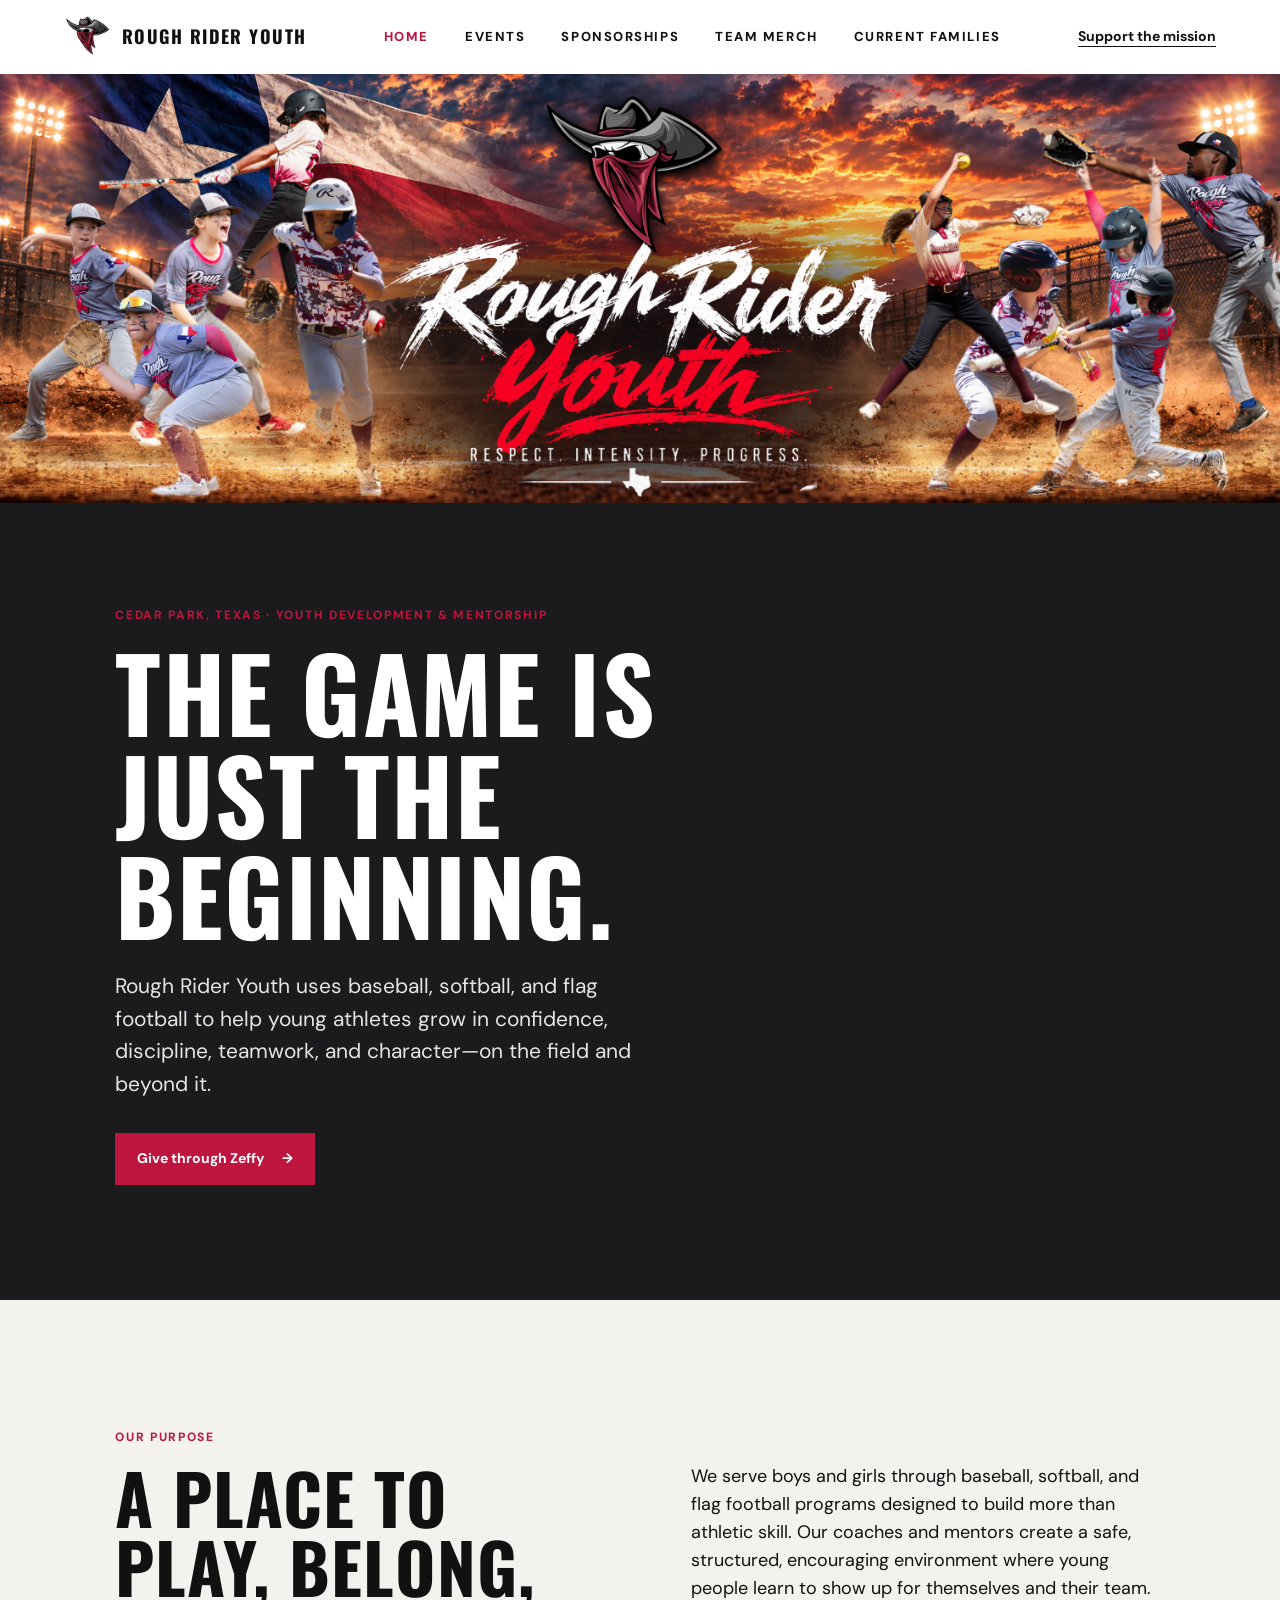
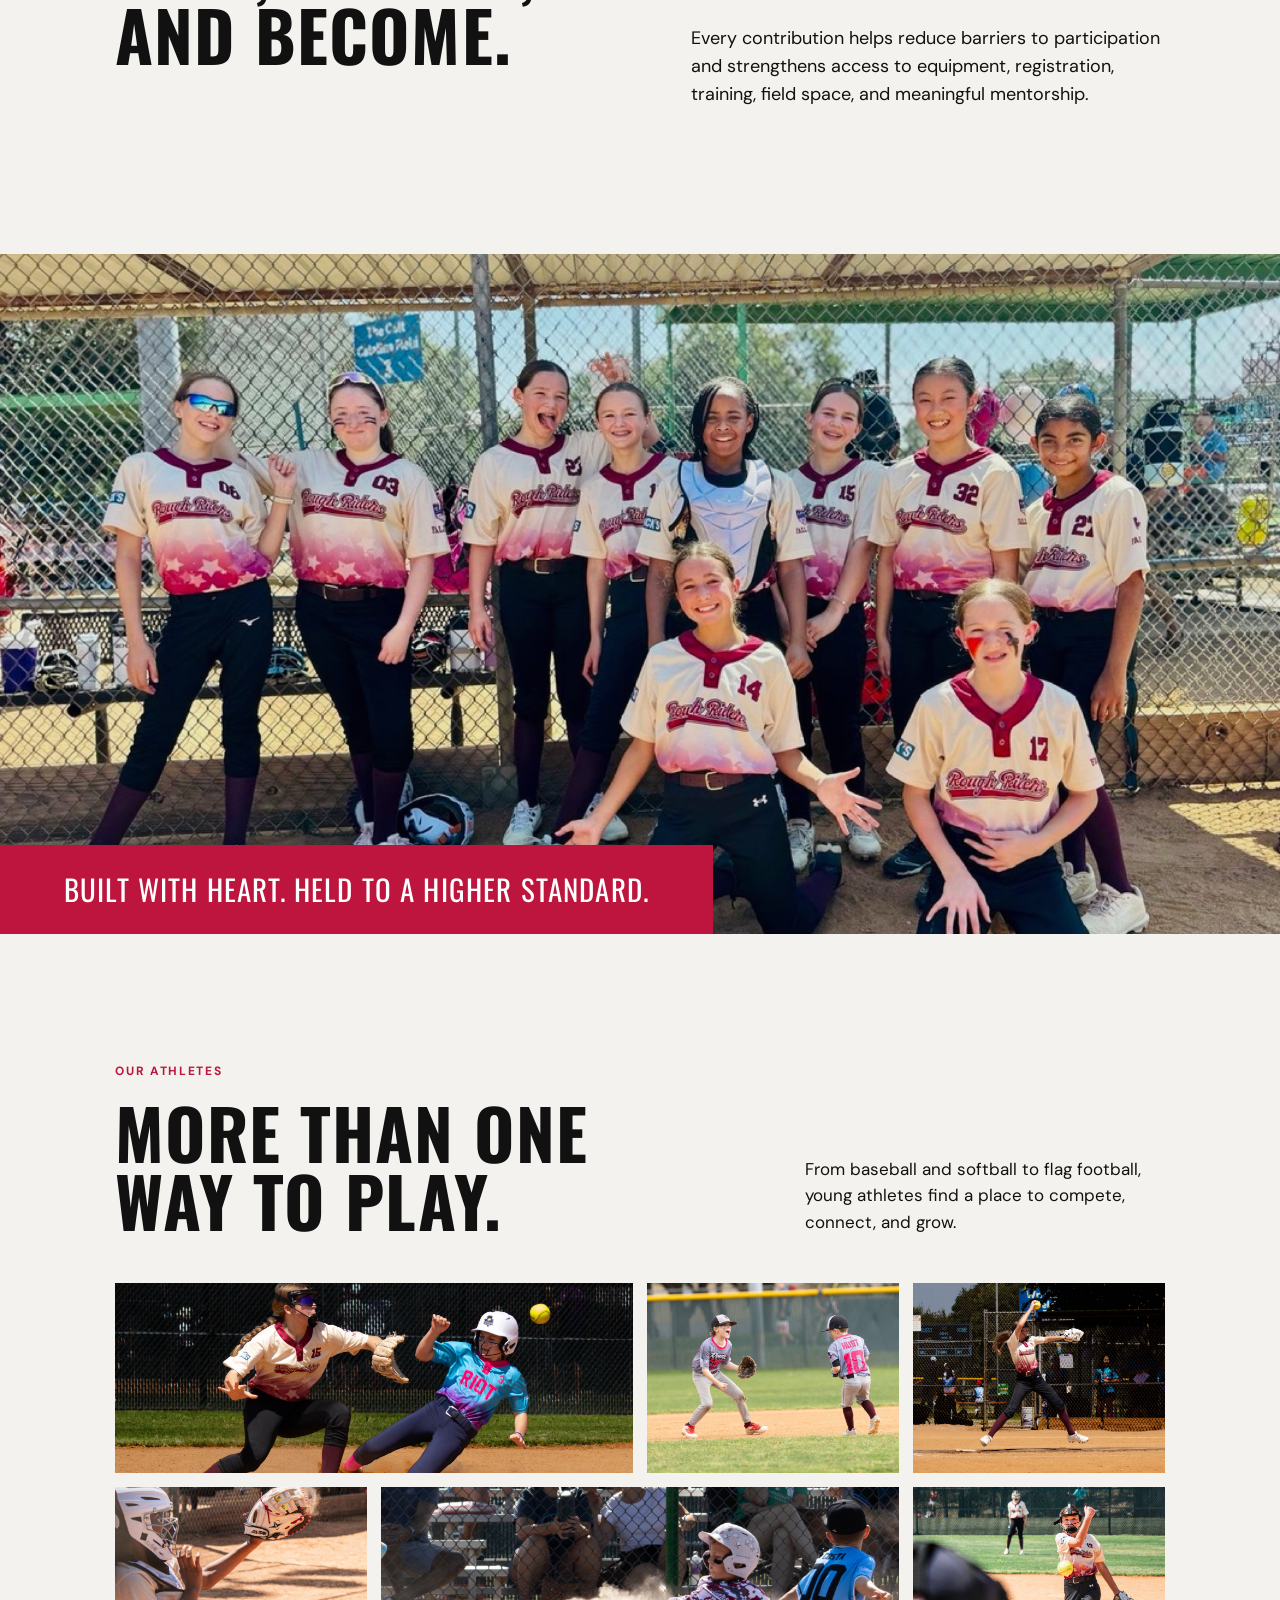
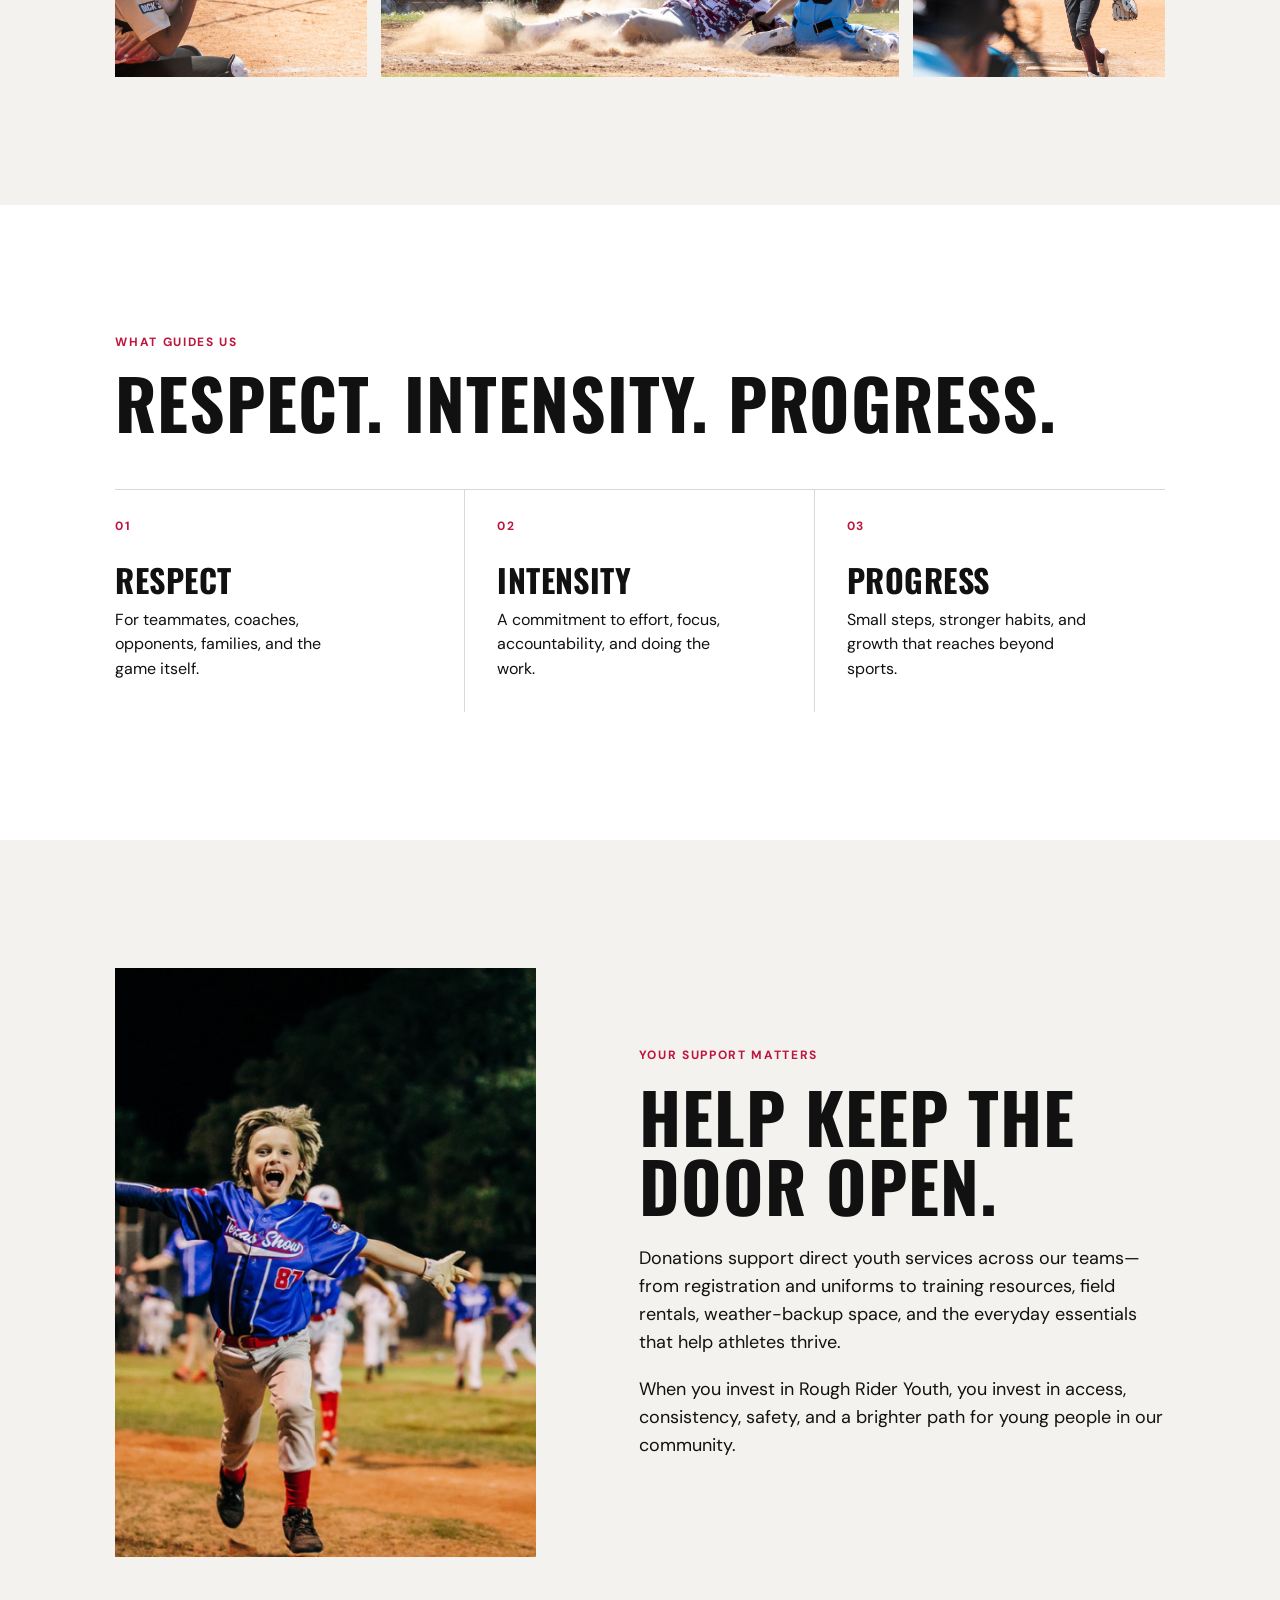
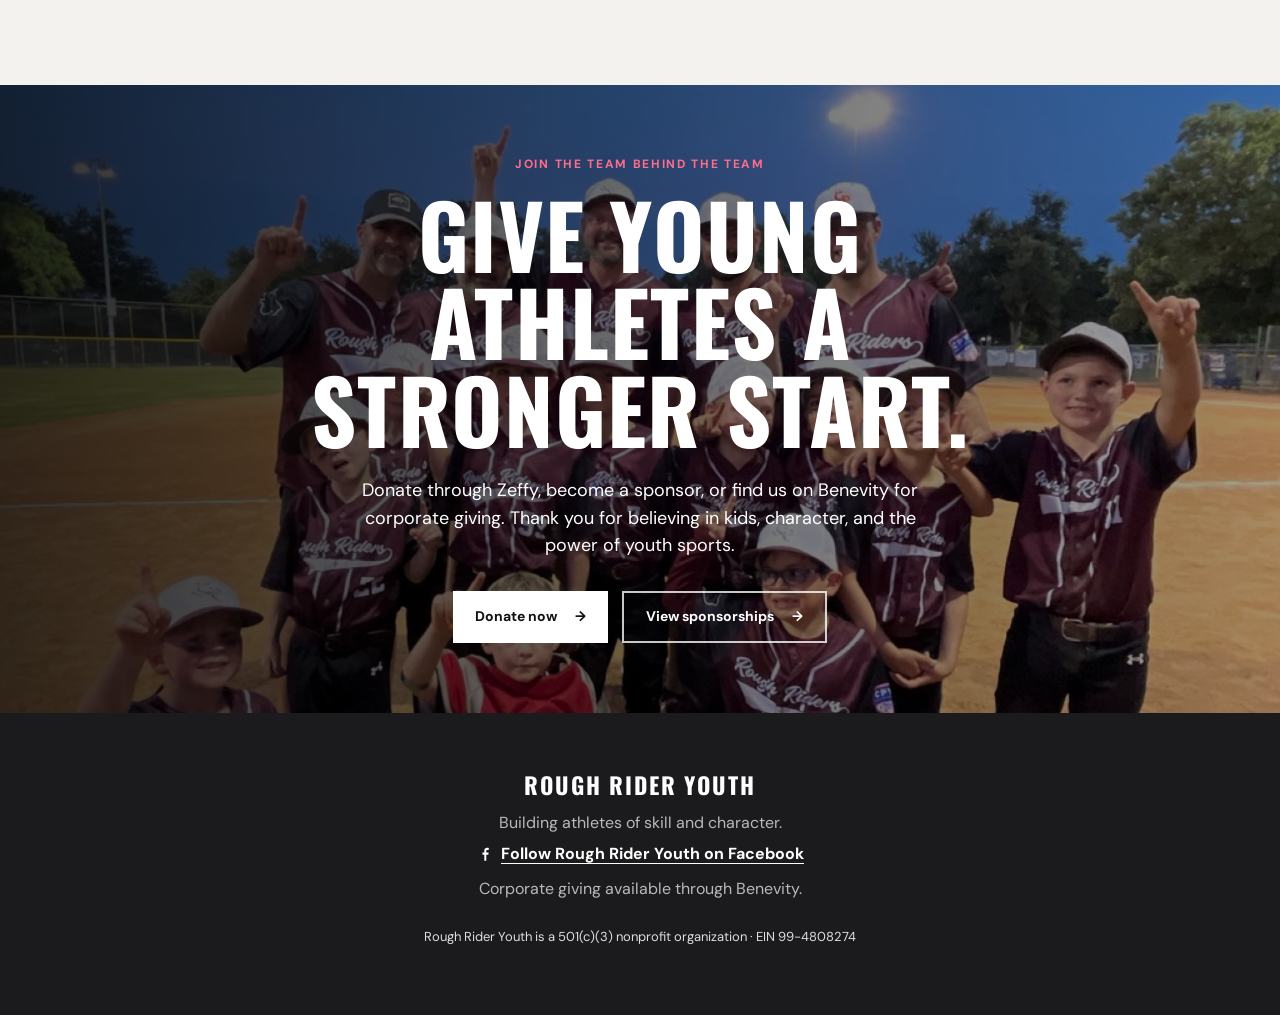
<file: index.html>
<!doctype html>
<html lang="en">
  <head>
    <meta charset="utf-8" />
    <meta name="viewport" content="width=device-width, initial-scale=1" />
    <meta name="description" content="Rough Rider Youth is a Cedar Park nonprofit using baseball, softball, and flag football to grow skill, confidence, character, and community." />
    <title>Rough Rider Youth | Respect. Intensity. Progress.</title>
    <link rel="stylesheet" href="assets/styles.css?v=23" />
  </head>
  <body>
    <header class="site-header">
      <a class="brand" href="index.html" aria-label="Rough Rider Youth home">
        <img src="assets/logo.png" alt="Rough Rider Youth bandit logo" />
        <span>Rough Rider Youth</span>
      </a>
      <nav class="site-nav" aria-label="Main menu">
        <a class="active" href="index.html">Home</a>
        <a href="events.html">Events</a>
        <a href="sponsorships.html">Sponsorships</a>
        <a href="https://sideline.bsnsports.com/schools/texas/georgetown/rough-rider-youth" target="_blank" rel="noopener">Team Merch</a>
        <a href="current-families.html">Current Families</a>
      </nav>
      <a class="header-link" href="#support">Support the mission</a>
    </header>

    <main id="top">
      <section class="hero" aria-labelledby="hero-title">
        <div class="hero-art">
          <img class="hero-banner" src="assets/hero-sunset-facebook.png?v=22" alt="Rough Rider Youth baseball and softball athletes surrounding the Rough Rider Youth logo against a Texas sunset" />
          <h1 class="visually-hidden" id="hero-title">Rough Rider Youth</h1>
        </div>
        <div class="hero-content">
          <p class="eyebrow">Cedar Park, Texas · Youth Development &amp; Mentorship</p>
          <p class="hero-lead">The game is just the beginning.</p>
          <p class="hero-copy">Rough Rider Youth uses baseball, softball, and flag football to help young athletes grow in confidence, discipline, teamwork, and character—on the field and beyond it.</p>
          <a class="button button-primary" href="https://www.zeffy.com/en-US/donation-form/donate-to-change-lives-13143?fbclid=IwdGRleASWOttleHRuA2FlbQIxMQBzcnRjBmFwcF9pZAo2NjI4NTY4Mzc5AAEek48_Gy6BOmasDh7UEq8cWMQzzb2PN-U-trY75eRjJqRkRqA4xyB_u33UFdw_aem_TpcKiEhryqodSsYcUV6gew" target="_blank" rel="noopener">Give through Zeffy <span aria-hidden="true">→</span></a>
        </div>
      </section>

      <section class="intro section-wrap" aria-labelledby="mission-title">
        <div class="section-label">Our purpose</div>
        <div class="intro-grid">
          <div>
            <h2 id="mission-title">A place to play, belong, and become.</h2>
          </div>
          <div class="intro-copy">
            <p>We serve boys and girls through baseball, softball, and flag football programs designed to build more than athletic skill. Our coaches and mentors create a safe, structured, encouraging environment where young people learn to show up for themselves and their team.</p>
            <p>Every contribution helps reduce barriers to participation and strengthens access to equipment, registration, training, field space, and meaningful mentorship.</p>
          </div>
        </div>
      </section>

      <section class="photo-feature" aria-label="Rough Rider Youth community">
        <img src="assets/photo-library/softball-team-dugout.jpg" alt="Rough Rider Youth softball players together at the dugout" />
        <div class="photo-caption">Built with heart. Held to a higher standard.</div>
      </section>

      <section class="gallery section-wrap" aria-labelledby="gallery-title">
        <div class="gallery-heading">
          <div>
            <div class="section-label">Our athletes</div>
            <h2 id="gallery-title">More than one way to play.</h2>
          </div>
          <p>From baseball and softball to flag football, young athletes find a place to compete, connect, and grow.</p>
        </div>
        <div class="gallery-grid">
          <figure class="gallery-wide"><img src="assets/photo-library/softball-tag-at-second.jpg" alt="Softball player applying a tag during a slide at second base" /></figure>
          <figure><img src="assets/photo-library/baseball-teammates-celebrate.jpg" alt="Rough Riders baseball teammates celebrating together" /></figure>
          <figure><img src="assets/photo-library/softball-pitcher-airborne.jpg" alt="Rough Rider Youth softball pitcher in midair during her delivery" /></figure>
          <figure><img src="assets/photo-library/softball-catcher-dust.jpg" alt="Rough Rider Youth softball catcher receiving a pitch through a cloud of dust" /></figure>
          <figure class="gallery-wide"><img src="assets/photo-library/baseball-slide-at-home-close-play.jpg" alt="Rough Riders baseball player sliding through the dust during a close play at home" /></figure>
          <figure><img src="assets/photo-library/softball-pitch-release.jpg" alt="Rough Rider Youth softball pitcher releasing the ball" /></figure>
        </div>
      </section>

      <section class="values section-wrap" aria-labelledby="values-title">
        <div class="section-label">What guides us</div>
        <h2 id="values-title">Respect. Intensity. Progress.</h2>
        <div class="value-grid">
          <article>
            <span>01</span>
            <h3>Respect</h3>
            <p>For teammates, coaches, opponents, families, and the game itself.</p>
          </article>
          <article>
            <span>02</span>
            <h3>Intensity</h3>
            <p>A commitment to effort, focus, accountability, and doing the work.</p>
          </article>
          <article>
            <span>03</span>
            <h3>Progress</h3>
            <p>Small steps, stronger habits, and growth that reaches beyond sports.</p>
          </article>
        </div>
      </section>

      <section class="impact section-wrap" aria-labelledby="impact-title">
        <div class="impact-image"><img src="assets/photo-library/baseball-texas-show-celebration.jpg" alt="A young baseball player running toward the camera with his arms wide in celebration" /></div>
        <div class="impact-content">
          <div class="section-label">Your support matters</div>
          <h2 id="impact-title">Help keep the door open.</h2>
          <p>Donations support direct youth services across our teams—from registration and uniforms to training resources, field rentals, weather-backup space, and the everyday essentials that help athletes thrive.</p>
          <p>When you invest in Rough Rider Youth, you invest in access, consistency, safety, and a brighter path for young people in our community.</p>
        </div>
      </section>

      <section class="support" id="support" aria-labelledby="support-title">
        <img src="assets/photo-library/baseball-maroon-team-champions.jpg" alt="Rough Riders baseball players and coaches celebrating together after a game" />
        <div class="support-overlay"></div>
        <div class="support-content">
          <p class="eyebrow">Join the team behind the team</p>
          <h2 id="support-title">Give young athletes a stronger start.</h2>
          <p>Donate through Zeffy, become a sponsor, or find us on Benevity for corporate giving. Thank you for believing in kids, character, and the power of youth sports.</p>
          <a class="button button-light" href="https://www.zeffy.com/en-US/donation-form/donate-to-change-lives-13143?fbclid=IwdGRleASWOttleHRuA2FlbQIxMQBzcnRjBmFwcF9pZAo2NjI4NTY4Mzc5AAEek48_Gy6BOmasDh7UEq8cWMQzzb2PN-U-trY75eRjJqRkRqA4xyB_u33UFdw_aem_TpcKiEhryqodSsYcUV6gew" target="_blank" rel="noopener">Donate now <span aria-hidden="true">→</span></a>
          <a class="button button-outline-light" href="sponsorships.html">View sponsorships <span aria-hidden="true">→</span></a>
        </div>
      </section>
    </main>

    <footer>
      <a class="footer-brand" href="index.html">Rough Rider Youth</a>
      <p>Building athletes of skill and character.</p>
      <p><a class="footer-link facebook-link" href="https://www.facebook.com/RoughRiderYouth" target="_blank" rel="noopener"><svg viewBox="0 0 24 24" aria-hidden="true" focusable="false"><path d="M13.7 21v-8h2.7l.4-3h-3.1V8.1c0-.9.3-1.5 1.6-1.5H17V3.9c-.3 0-1.2-.1-2.2-.1-2.2 0-3.7 1.3-3.7 3.8V10H8.6v3h2.5v8h2.6Z" fill="currentColor"/></svg>Follow Rough Rider Youth on Facebook</a></p>
      <p>Corporate giving available through Benevity.</p>
      <p class="tax-status">Rough Rider Youth is a 501(c)(3) nonprofit organization · EIN 99-4808274</p>
    </footer>
  </body>
</html>
</file>
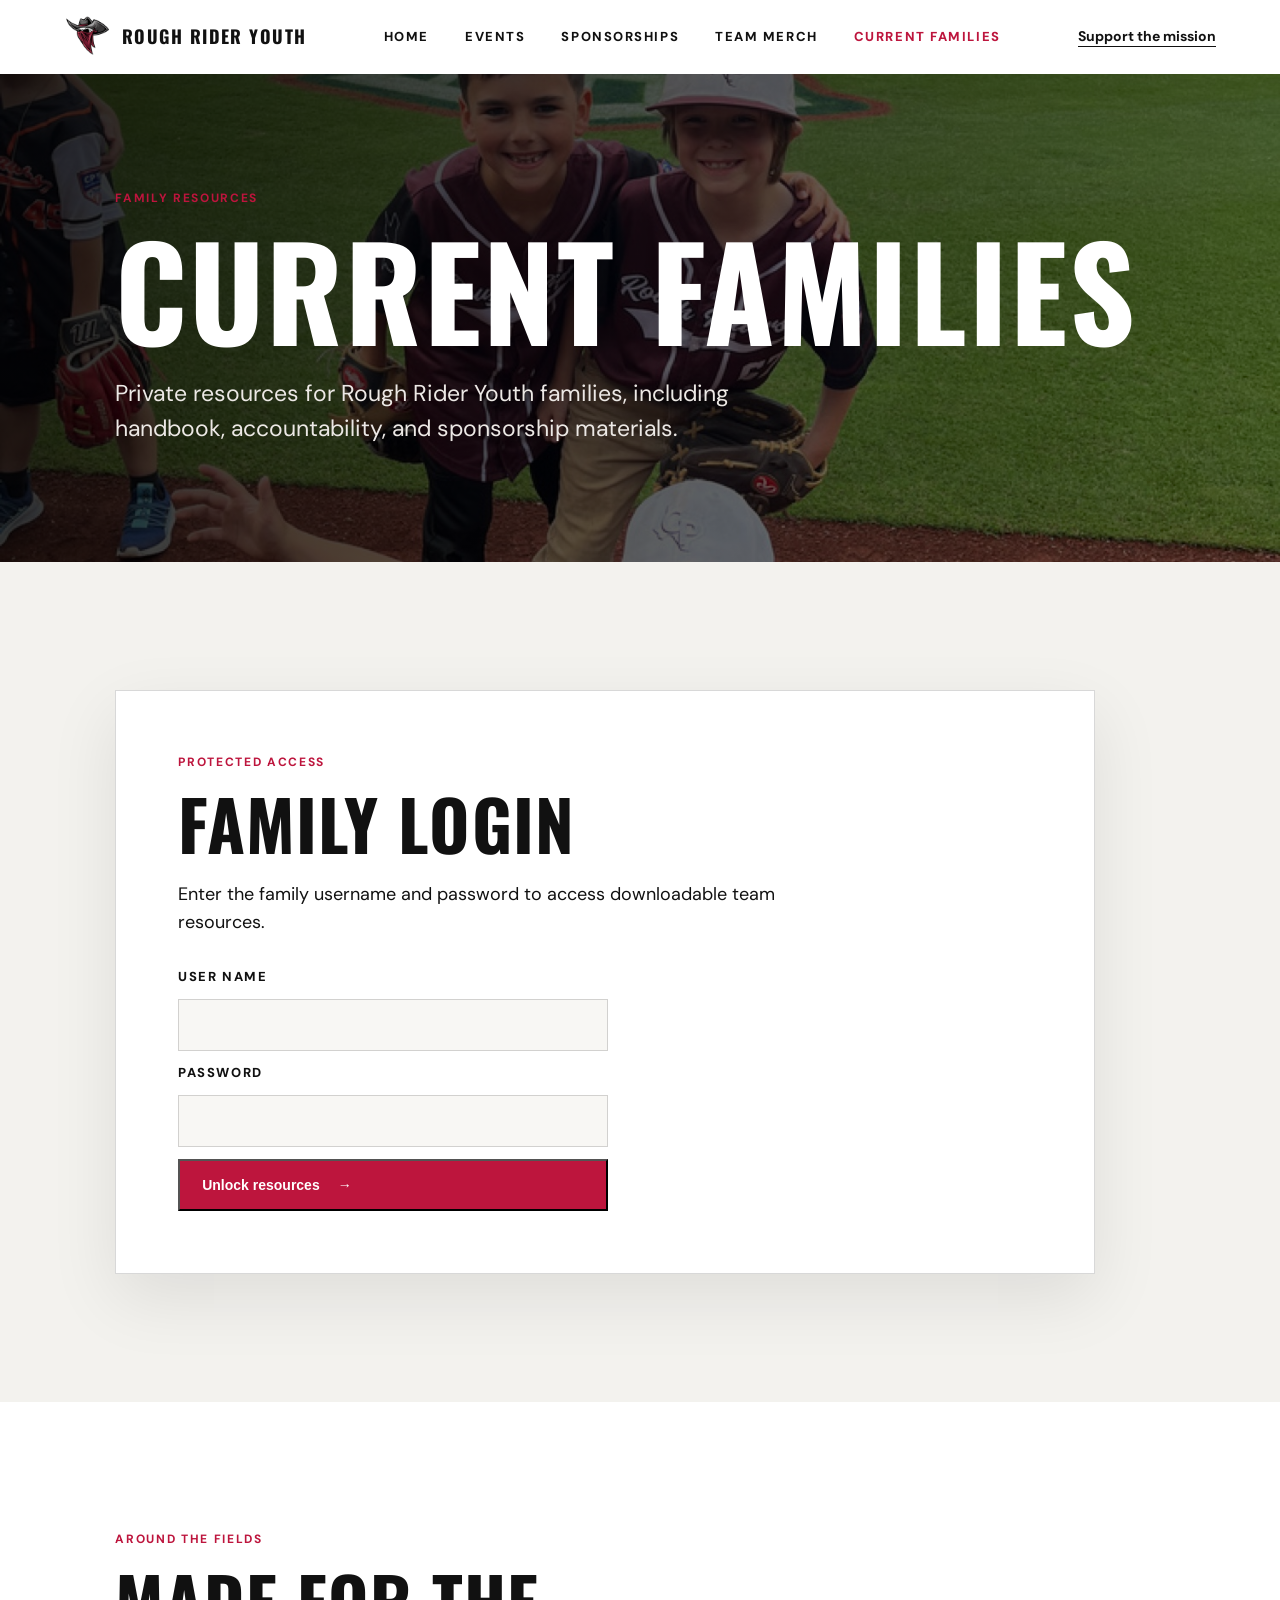
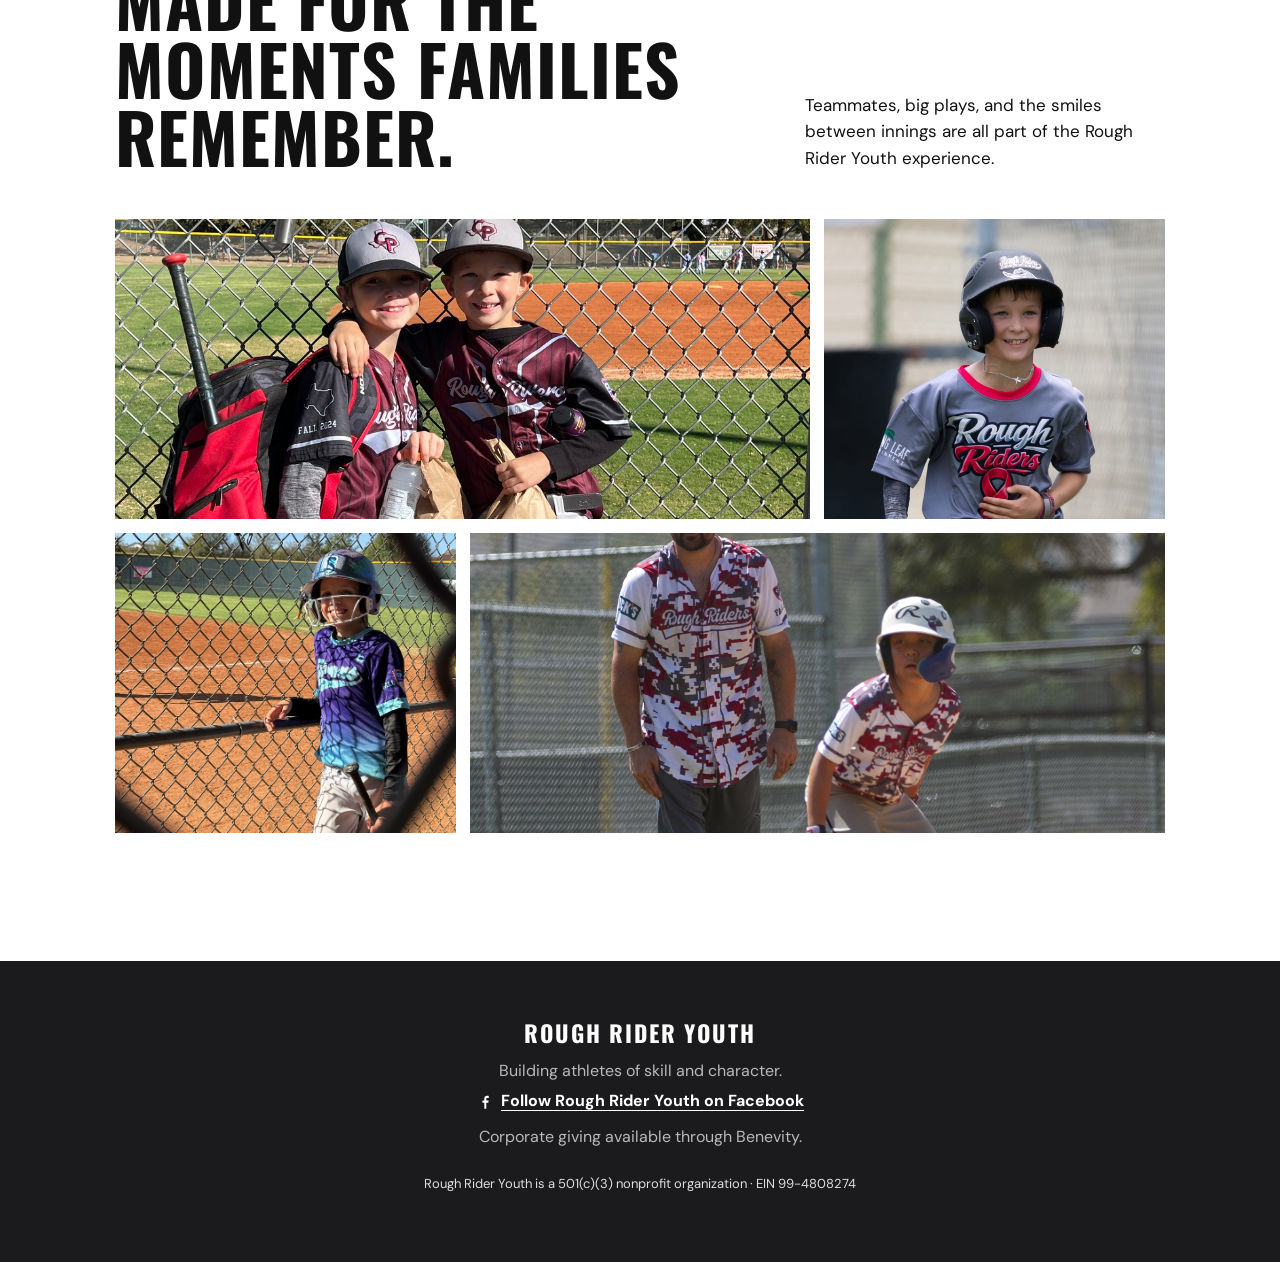
<file: current-families.html>
<!doctype html>
<html lang="en">
  <head>
    <meta charset="utf-8" />
    <meta name="viewport" content="width=device-width, initial-scale=1" />
    <meta name="description" content="Current family resources for Rough Rider Youth." />
    <title>Current Families | Rough Rider Youth</title>
    <link rel="stylesheet" href="assets/styles.css?v=23" />
  </head>
  <body>
    <header class="site-header">
      <a class="brand" href="index.html" aria-label="Rough Rider Youth home">
        <img src="assets/logo.png" alt="Rough Rider Youth bandit logo" />
        <span>Rough Rider Youth</span>
      </a>
      <nav class="site-nav" aria-label="Main menu">
        <a href="index.html">Home</a>
        <a href="events.html">Events</a>
        <a href="sponsorships.html">Sponsorships</a>
        <a href="https://sideline.bsnsports.com/schools/texas/georgetown/rough-rider-youth" target="_blank" rel="noopener">Team Merch</a>
        <a class="active" href="current-families.html">Current Families</a>
      </nav>
      <a class="header-link" href="index.html#support">Support the mission</a>
    </header>

    <main>
      <section class="page-hero families-hero">
        <p class="eyebrow">Family resources</p>
        <h1>Current Families</h1>
        <p>Private resources for Rough Rider Youth families, including handbook, accountability, and sponsorship materials.</p>
      </section>

      <section class="section-wrap family-gate-section" aria-labelledby="family-access-title">
        <div class="family-access-card" id="family-login-card">
          <div class="section-label">Protected access</div>
          <h2 id="family-access-title">Family login</h2>
          <p>Enter the family username and password to access downloadable team resources.</p>
          <form class="family-login-form" id="family-login-form">
            <label for="family-username">User name</label>
            <input id="family-username" name="username" type="text" autocomplete="username" required />
            <label for="family-password">Password</label>
            <input id="family-password" name="password" type="password" autocomplete="current-password" required />
            <button class="button button-primary" type="submit">Unlock resources <span aria-hidden="true">→</span></button>
            <p class="login-error" id="login-error" role="alert" hidden>That login did not work. Please check the user name and password.</p>
          </form>
        </div>

        <div class="family-resources" id="family-resources" hidden>
          <div class="section-label">Downloads</div>
          <h2>Family documents</h2>
          <p class="resource-intro">Use these quick links to download the current family handbook, weekly accountability form, and sponsorship flyer.</p>
          <div class="resource-grid">
            <article>
              <span>01</span>
              <h3>Family Handbook</h3>
              <a class="button button-primary" href="assets/docs/family-handbook.pdf" download>Download PDF <span aria-hidden="true">→</span></a>
            </article>
            <article>
              <span>02</span>
              <h3>Weekly Accountability Form</h3>
              <a class="button button-primary" href="assets/docs/weekly-accountability-form.pdf" download>Download PDF <span aria-hidden="true">→</span></a>
            </article>
            <article>
              <span>03</span>
              <h3>Sponsorship Flyer</h3>
              <a class="button button-primary" href="assets/docs/sponsorship-flyer.pdf" download>Download PDF <span aria-hidden="true">→</span></a>
            </article>
          </div>
          <button class="family-lock-link" id="family-lock-button" type="button">Lock this page</button>
        </div>
      </section>

      <section class="section-wrap family-photo-section" aria-labelledby="family-photo-title">
        <div class="gallery-heading">
          <div>
            <div class="section-label">Around the fields</div>
            <h2 id="family-photo-title">Made for the moments families remember.</h2>
          </div>
          <p>Teammates, big plays, and the smiles between innings are all part of the Rough Rider Youth experience.</p>
        </div>
        <div class="family-photo-grid">
          <figure class="family-photo-wide"><img src="assets/photo-library/baseball-teammates-maroon.jpg" alt="Two young Rough Riders baseball teammates smiling together beside the field" /></figure>
          <figure><img src="assets/photo-library/baseball-player-helmet-portrait.jpg" alt="A smiling Rough Riders baseball player wearing his helmet" /></figure>
          <figure><img src="assets/photo-library/softball-player-purple-portrait.jpg" alt="A Rough Rider Youth softball player smiling beside the field" /></figure>
          <figure class="family-photo-wide"><img src="assets/photo-library/baseball-runner-with-coach.jpg" alt="A young baseball player celebrating near a coach after reaching base" /></figure>
        </div>
      </section>
    </main>

    <footer>
      <a class="footer-brand" href="index.html">Rough Rider Youth</a>
      <p>Building athletes of skill and character.</p>
      <p><a class="footer-link facebook-link" href="https://www.facebook.com/RoughRiderYouth" target="_blank" rel="noopener"><svg viewBox="0 0 24 24" aria-hidden="true" focusable="false"><path d="M13.7 21v-8h2.7l.4-3h-3.1V8.1c0-.9.3-1.5 1.6-1.5H17V3.9c-.3 0-1.2-.1-2.2-.1-2.2 0-3.7 1.3-3.7 3.8V10H8.6v3h2.5v8h2.6Z" fill="currentColor"/></svg>Follow Rough Rider Youth on Facebook</a></p>
      <p>Corporate giving available through Benevity.</p>
      <p class="tax-status">Rough Rider Youth is a 501(c)(3) nonprofit organization · EIN 99-4808274</p>
    </footer>

    <script>
      (function () {
        var expectedUser = "rrfamily";
        var expectedPass = "rip!26";
        var form = document.getElementById("family-login-form");
        var loginCard = document.getElementById("family-login-card");
        var resources = document.getElementById("family-resources");
        var error = document.getElementById("login-error");
        var lockButton = document.getElementById("family-lock-button");

        function showResources() {
          loginCard.hidden = true;
          resources.hidden = false;
        }

        function showLogin() {
          loginCard.hidden = false;
          resources.hidden = true;
        }

        if (sessionStorage.getItem("rry-family-access") === "granted") {
          showResources();
        }

        form.addEventListener("submit", function (event) {
          event.preventDefault();
          var username = document.getElementById("family-username").value.trim();
          var password = document.getElementById("family-password").value;

          if (username === expectedUser && password === expectedPass) {
            sessionStorage.setItem("rry-family-access", "granted");
            error.hidden = true;
            form.reset();
            showResources();
          } else {
            error.hidden = false;
          }
        });

        lockButton.addEventListener("click", function () {
          sessionStorage.removeItem("rry-family-access");
          showLogin();
        });
      })();
    </script>
  </body>
</html>
</file>
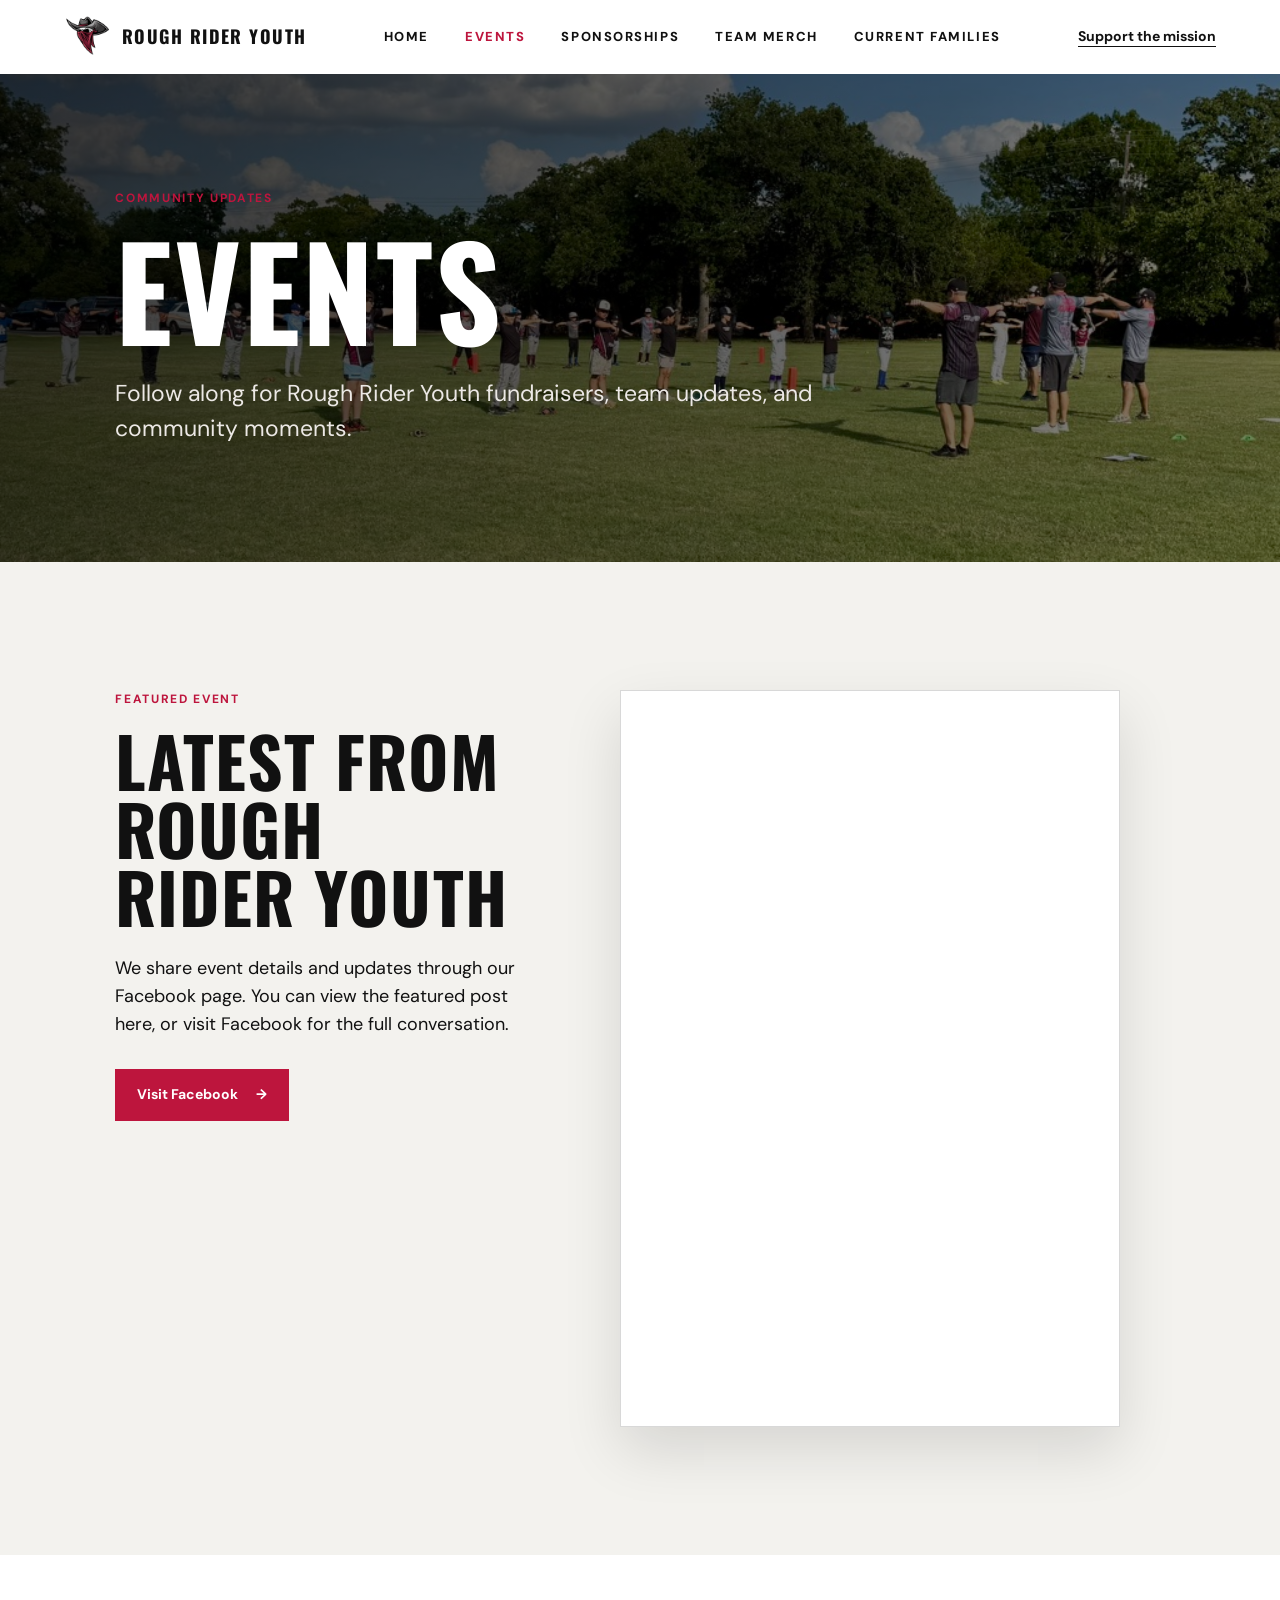
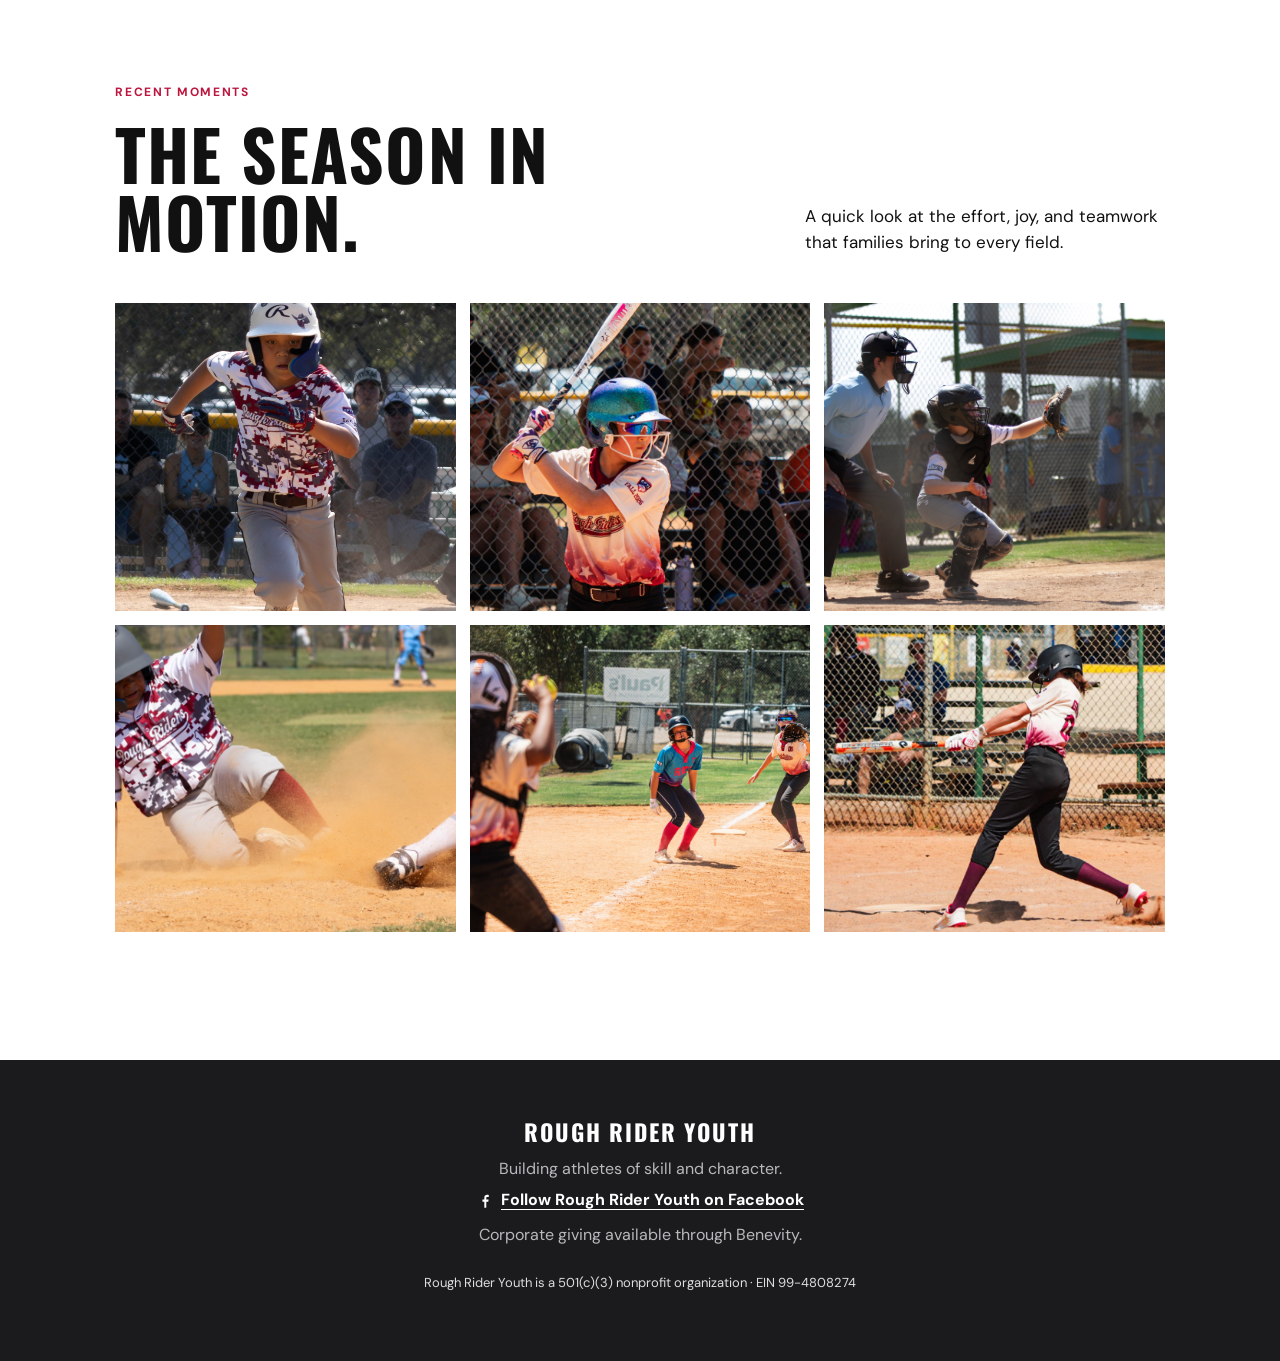
<file: events.html>
<!doctype html>
<html lang="en">
  <head>
    <meta charset="utf-8" />
    <meta name="viewport" content="width=device-width, initial-scale=1" />
    <meta name="description" content="Upcoming Rough Rider Youth events and community updates." />
    <title>Events | Rough Rider Youth</title>
    <link rel="stylesheet" href="assets/styles.css?v=23" />
  </head>
  <body>
    <header class="site-header">
      <a class="brand" href="index.html" aria-label="Rough Rider Youth home">
        <img src="assets/logo.png" alt="Rough Rider Youth bandit logo" />
        <span>Rough Rider Youth</span>
      </a>
      <nav class="site-nav" aria-label="Main menu">
        <a href="index.html">Home</a>
        <a class="active" href="events.html">Events</a>
        <a href="sponsorships.html">Sponsorships</a>
        <a href="https://sideline.bsnsports.com/schools/texas/georgetown/rough-rider-youth" target="_blank" rel="noopener">Team Merch</a>
        <a href="current-families.html">Current Families</a>
      </nav>
      <a class="header-link" href="index.html#support">Support the mission</a>
    </header>

    <main>
      <section class="page-hero events-hero">
        <p class="eyebrow">Community updates</p>
        <h1>Events</h1>
        <p>Follow along for Rough Rider Youth fundraisers, team updates, and community moments.</p>
      </section>

      <section class="section-wrap event-section" aria-labelledby="featured-event-title">
        <div class="event-copy">
          <div class="section-label">Featured event</div>
          <h2 id="featured-event-title">Latest from Rough Rider Youth</h2>
          <p>We share event details and updates through our Facebook page. You can view the featured post here, or visit Facebook for the full conversation.</p>
          <a class="button button-primary" href="https://www.facebook.com/RoughRiderYouth" target="_blank" rel="noopener">Visit Facebook <span aria-hidden="true">→</span></a>
        </div>
        <div class="facebook-embed" aria-label="Featured Facebook event post">
          <iframe src="https://www.facebook.com/plugins/post.php?href=https%3A%2F%2Fwww.facebook.com%2FRoughRiderYouth%2Fposts%2Fpfbid0Dg32eQWJG4atqQ3aKjzx5Rq1oSuJoSryvWWv8zn4f4pFgjUnZUyja4h1LjB2Jwczl&amp;show_text=true&amp;width=500" width="500" height="735" style="border:none;overflow:hidden" scrolling="no" frameborder="0" allowfullscreen="true" allow="autoplay; clipboard-write; encrypted-media; picture-in-picture; web-share"></iframe>
        </div>
      </section>

      <section class="season-gallery section-wrap" aria-labelledby="season-gallery-title">
        <div class="gallery-heading">
          <div>
            <div class="section-label">Recent moments</div>
            <h2 id="season-gallery-title">The season in motion.</h2>
          </div>
          <p>A quick look at the effort, joy, and teamwork that families bring to every field.</p>
        </div>
        <div class="season-grid">
          <figure class="season-tall"><img src="assets/photo-library/baseball-sprint-home.jpg" alt="Rough Riders baseball player sprinting toward home plate" /></figure>
          <figure class="season-tall"><img src="assets/photo-library/softball-batter-ready.jpg" alt="Rough Rider Youth softball player ready to bat" /></figure>
          <figure><img src="assets/photo-library/baseball-catcher-reaching.jpg" alt="Rough Rider Youth catcher reaching for a pitch" /></figure>
          <figure><img src="assets/photo-library/baseball-slide-through-dust.jpg" alt="Rough Riders baseball player sliding through a cloud of dust" /></figure>
          <figure><img src="assets/photo-library/softball-rundown-play.jpg" alt="Softball players reacting during a rundown play" /></figure>
          <figure><img src="assets/photo-library/softball-contact-swing.jpg" alt="Rough Rider Youth softball player driving the ball at the plate" /></figure>
        </div>
      </section>
    </main>

    <footer>
      <a class="footer-brand" href="index.html">Rough Rider Youth</a>
      <p>Building athletes of skill and character.</p>
      <p><a class="footer-link facebook-link" href="https://www.facebook.com/RoughRiderYouth" target="_blank" rel="noopener"><svg viewBox="0 0 24 24" aria-hidden="true" focusable="false"><path d="M13.7 21v-8h2.7l.4-3h-3.1V8.1c0-.9.3-1.5 1.6-1.5H17V3.9c-.3 0-1.2-.1-2.2-.1-2.2 0-3.7 1.3-3.7 3.8V10H8.6v3h2.5v8h2.6Z" fill="currentColor"/></svg>Follow Rough Rider Youth on Facebook</a></p>
      <p>Corporate giving available through Benevity.</p>
      <p class="tax-status">Rough Rider Youth is a 501(c)(3) nonprofit organization · EIN 99-4808274</p>
    </footer>
  </body>
</html>
</file>
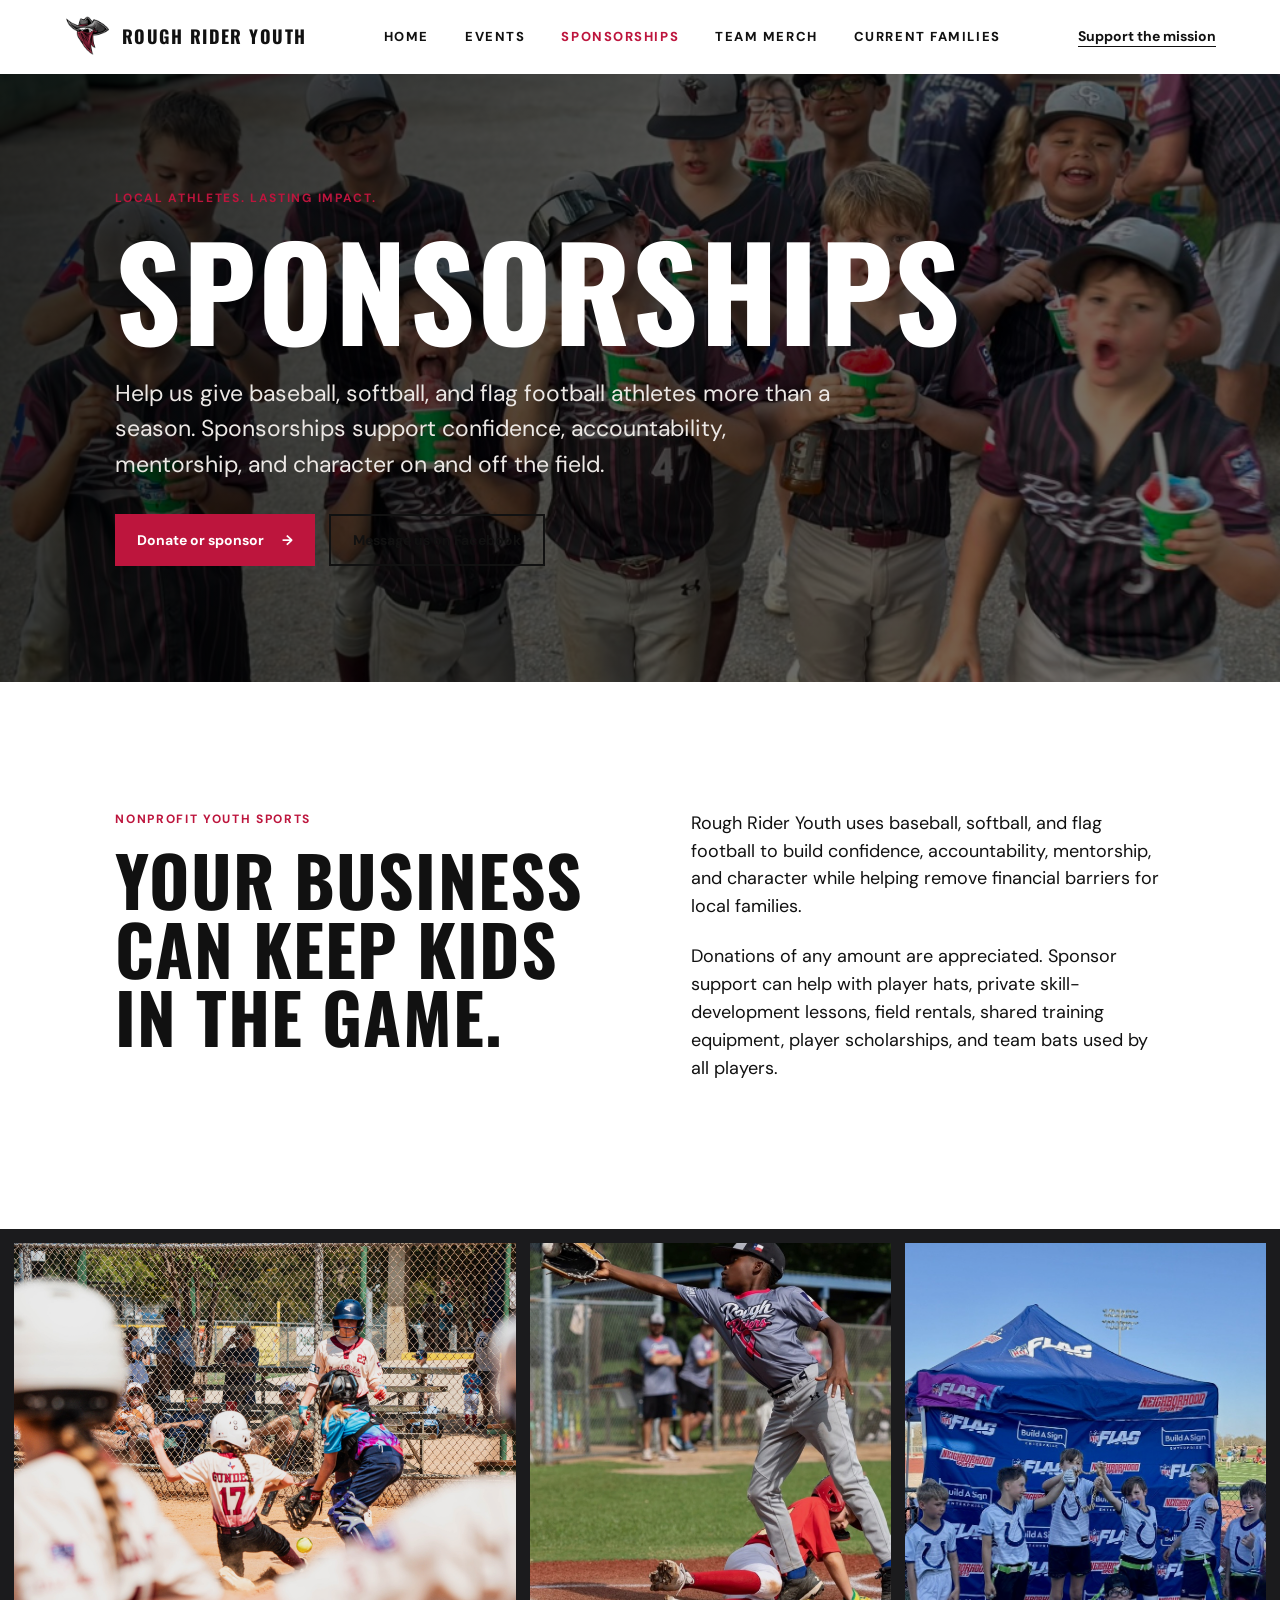
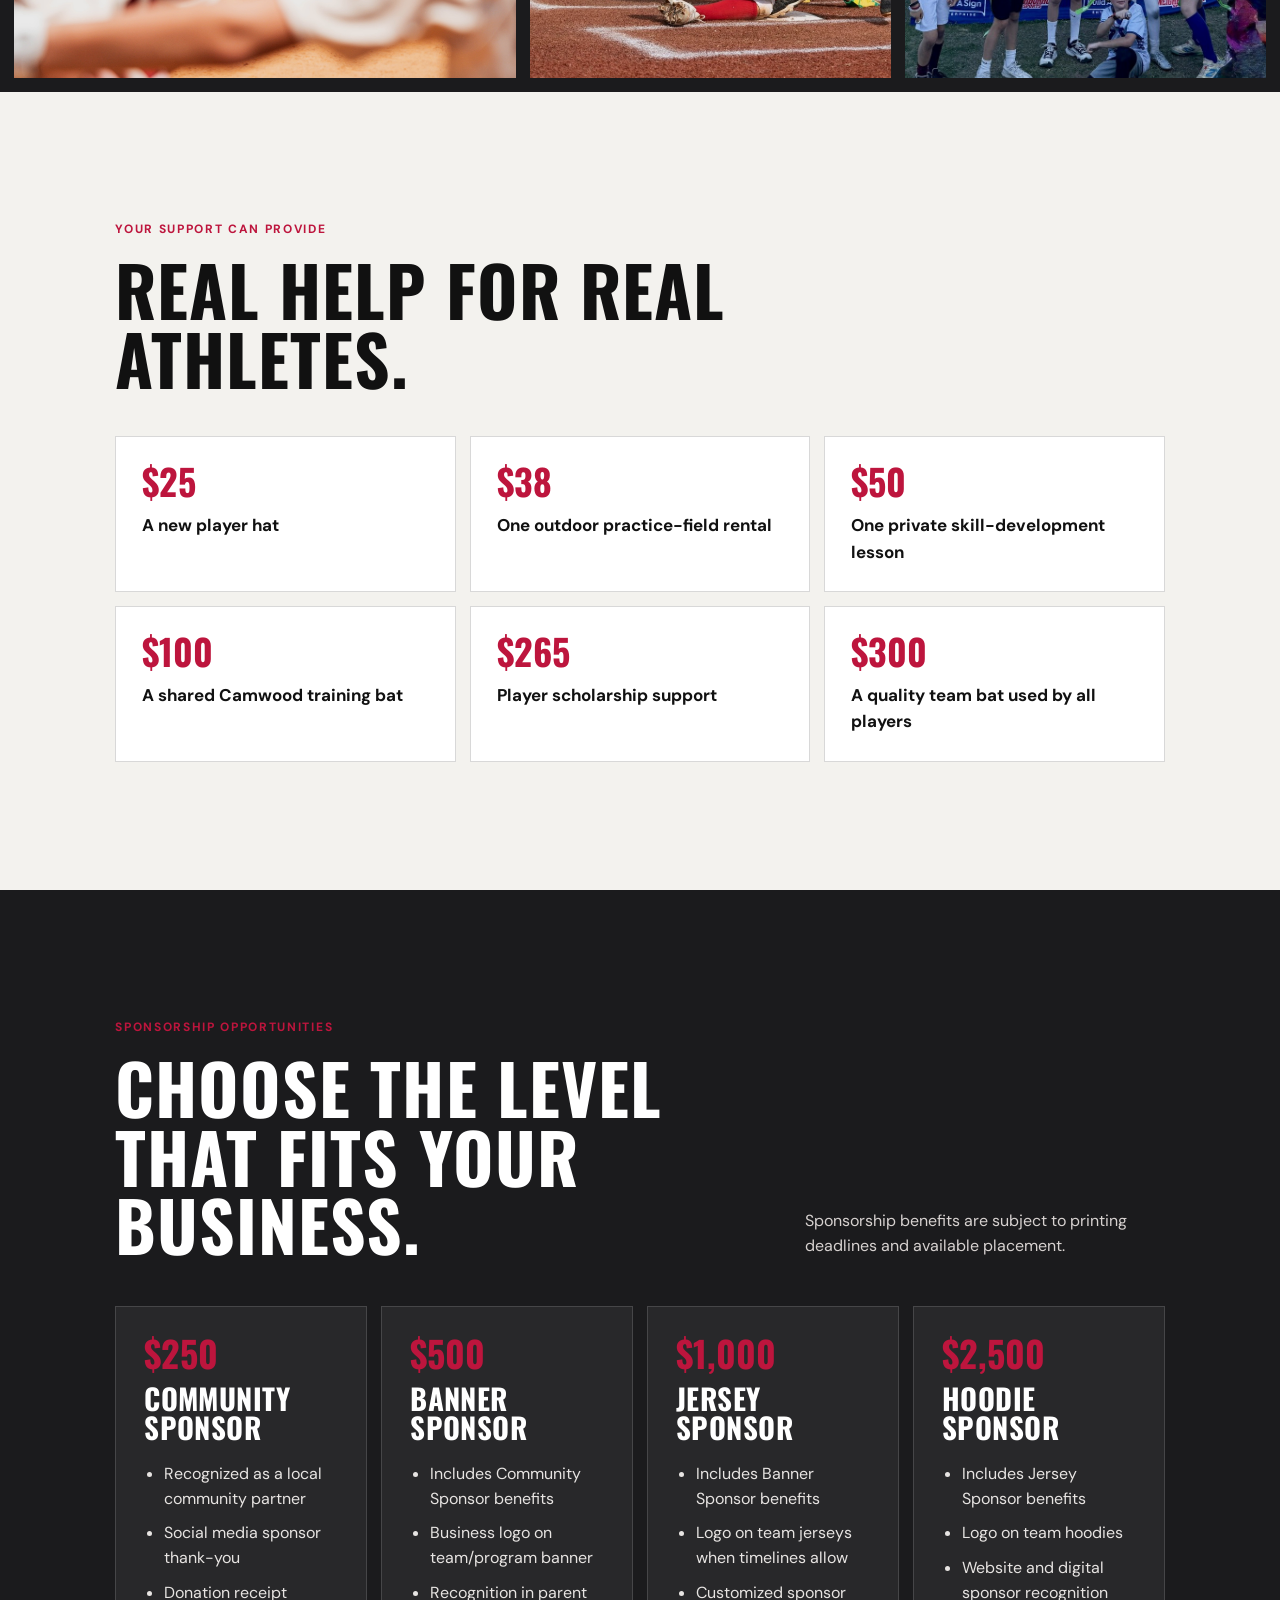
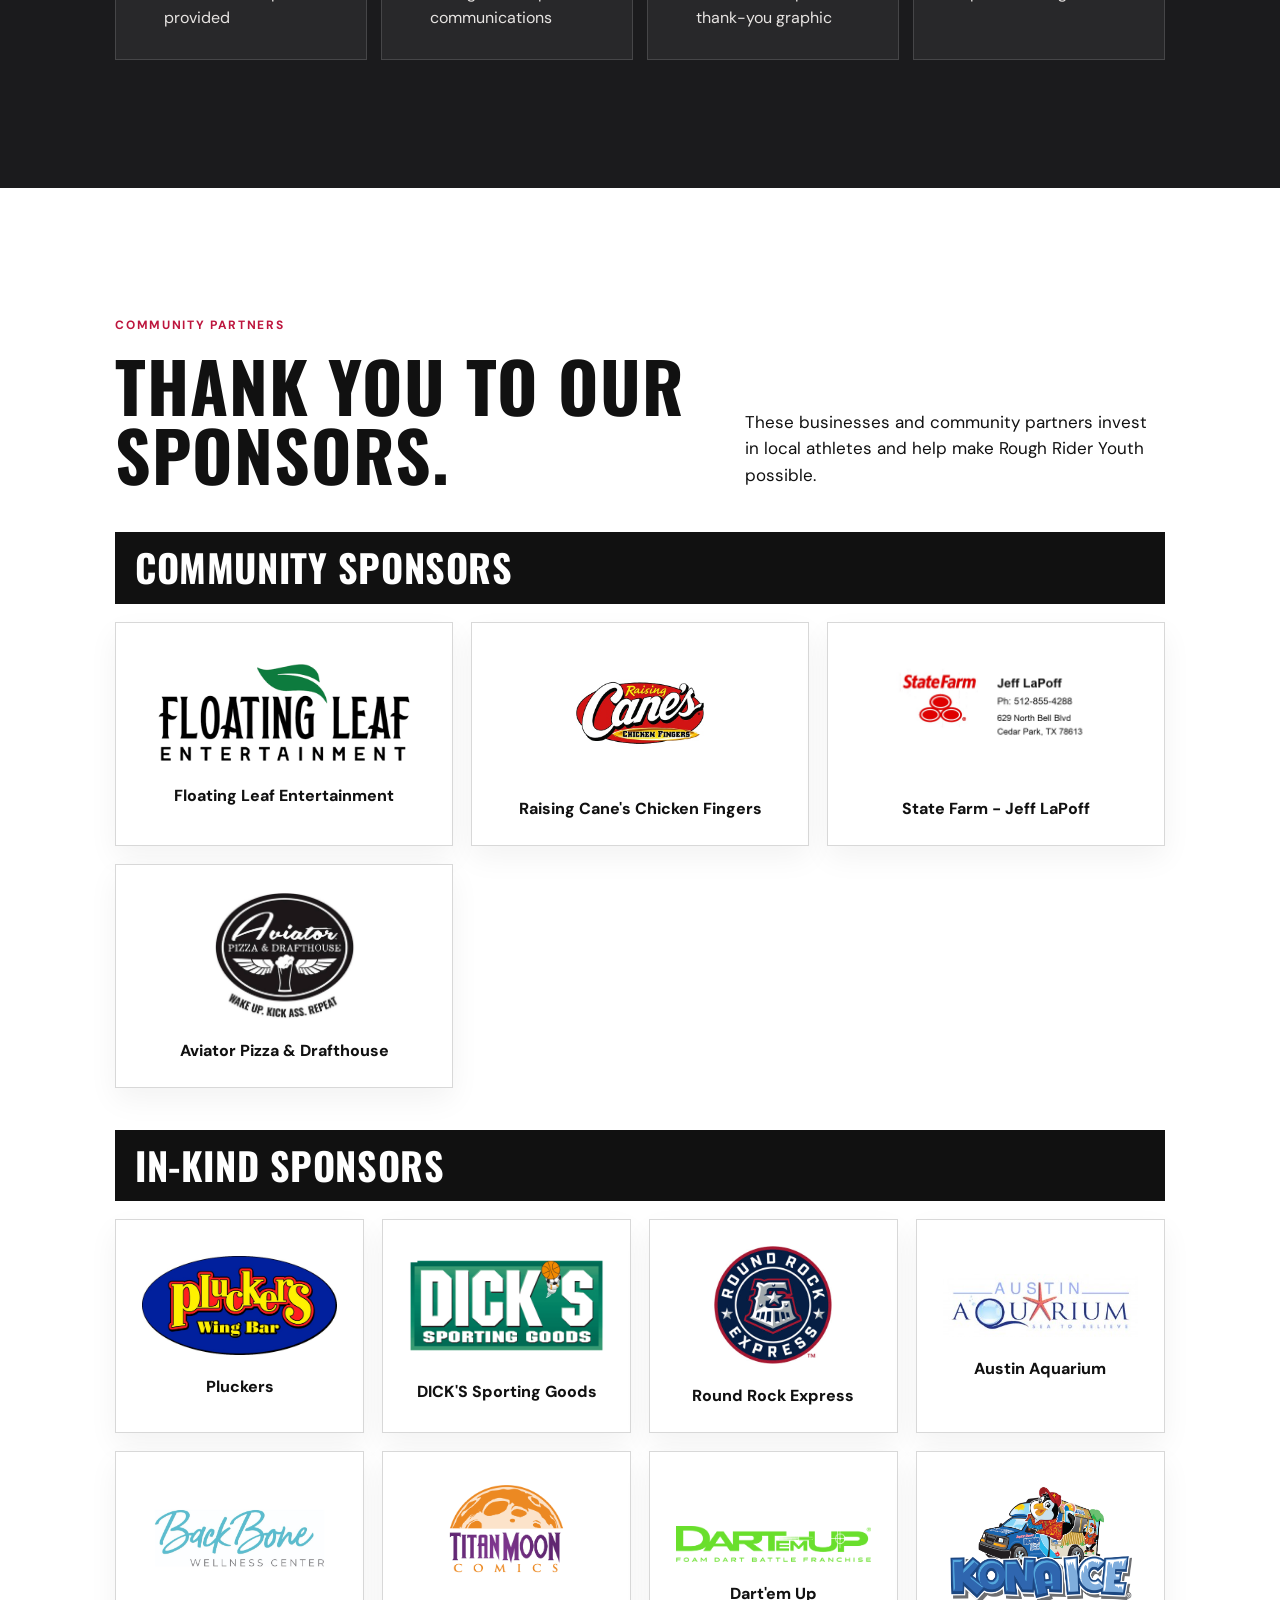
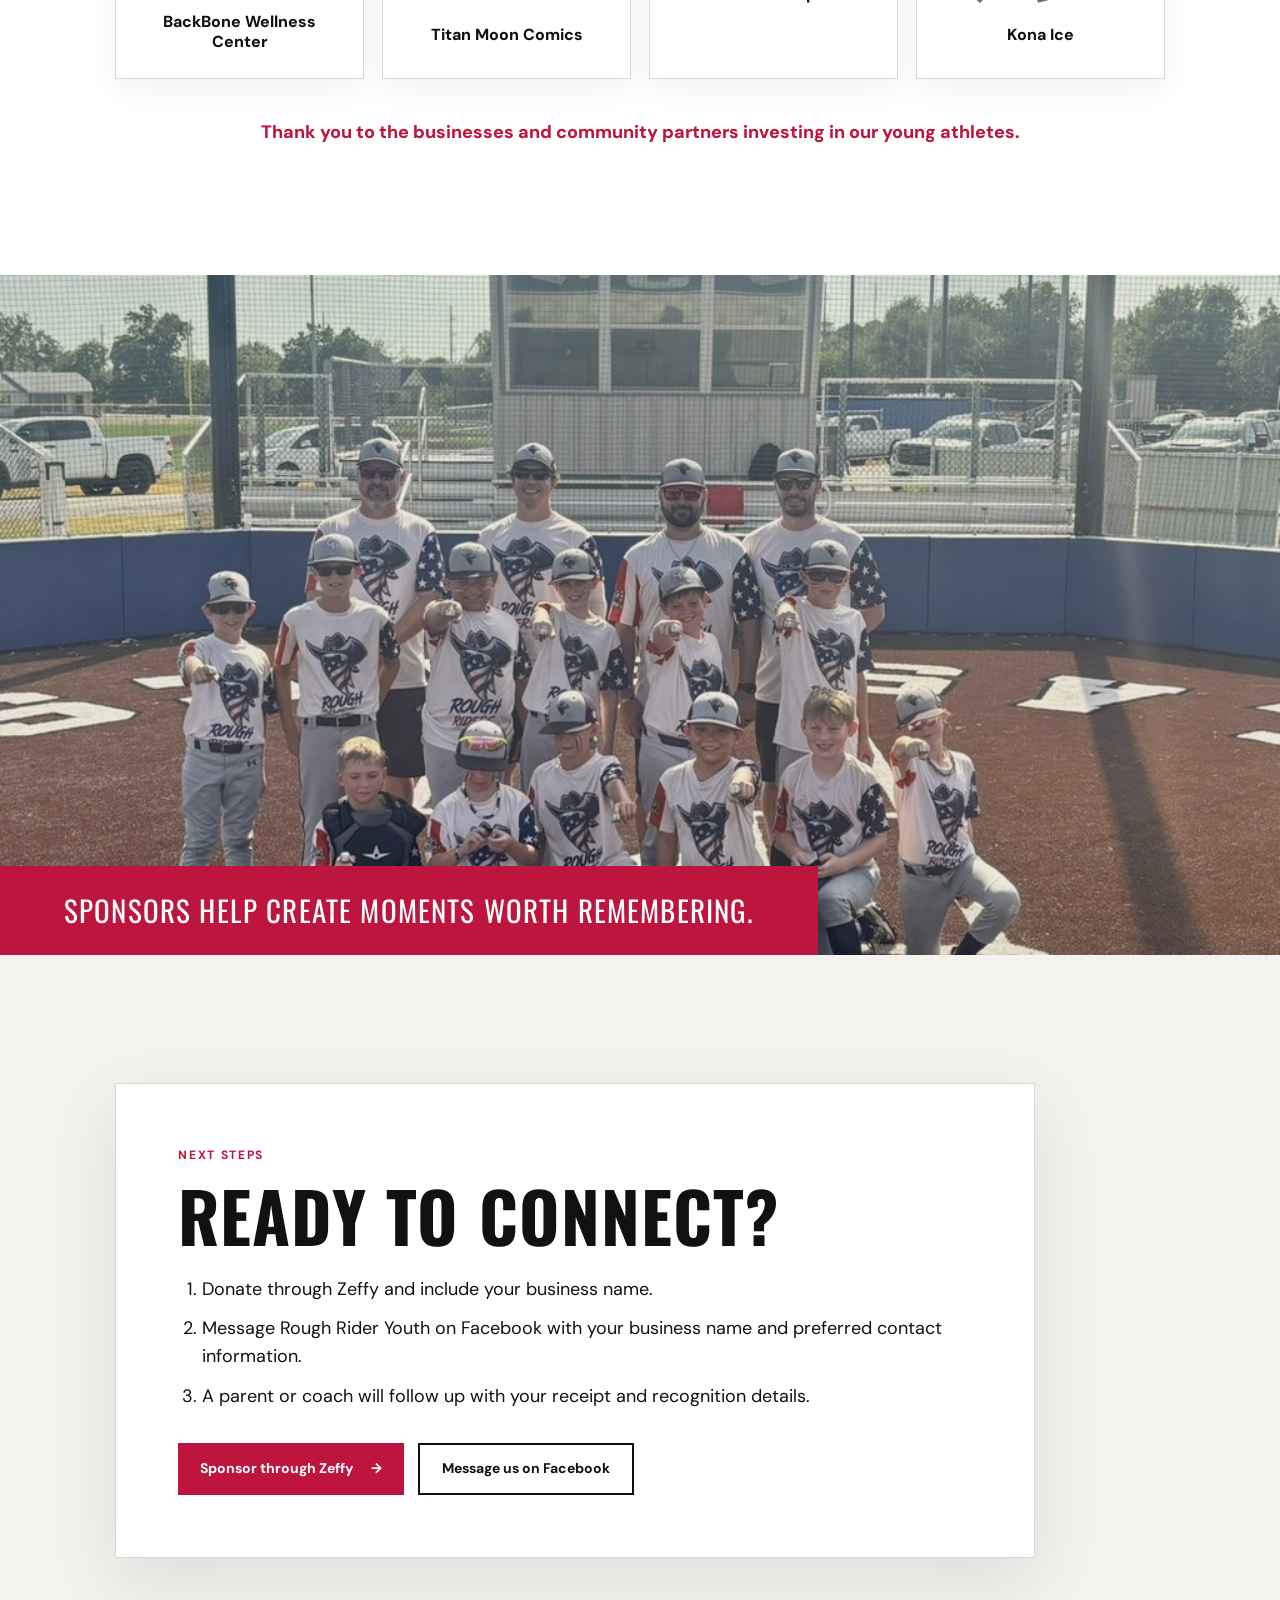
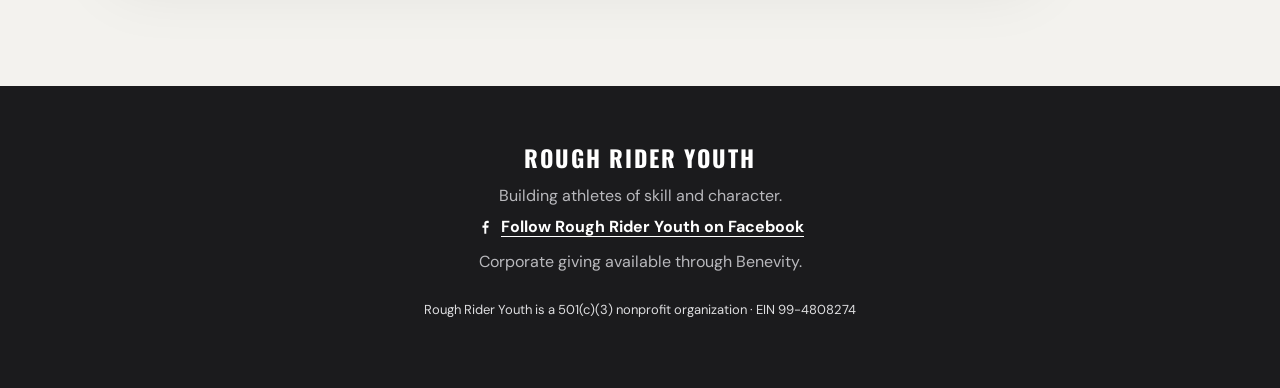
<file: sponsorships.html>
<!doctype html>
<html lang="en">
  <head>
    <meta charset="utf-8" />
    <meta name="viewport" content="width=device-width, initial-scale=1" />
    <meta name="description" content="Sponsor Rough Rider Youth and help remove financial barriers for local baseball, softball, and flag football athletes." />
    <meta property="og:title" content="Sponsorships | Rough Rider Youth" />
    <meta property="og:description" content="Sponsor Rough Rider Youth and help remove financial barriers for local baseball, softball, and flag football athletes." />
    <meta property="og:type" content="website" />
    <meta property="og:image" content="https://roughrideryouth.org/assets/baseball-classic.jpg" />
    <meta name="twitter:card" content="summary_large_image" />
    <meta name="twitter:title" content="Sponsorships | Rough Rider Youth" />
    <meta name="twitter:description" content="Sponsor Rough Rider Youth and help remove financial barriers for local baseball, softball, and flag football athletes." />
    <meta name="twitter:image" content="https://roughrideryouth.org/assets/baseball-classic.jpg" />
    <title>Sponsorships | Rough Rider Youth</title>
    <link rel="stylesheet" href="assets/styles.css?v=23" />
  </head>
  <body>
    <header class="site-header">
      <a class="brand" href="index.html" aria-label="Rough Rider Youth home">
        <img src="assets/logo.png" alt="Rough Rider Youth bandit logo" />
        <span>Rough Rider Youth</span>
      </a>
      <nav class="site-nav" aria-label="Main menu">
        <a href="index.html">Home</a>
        <a href="events.html">Events</a>
        <a class="active" href="sponsorships.html">Sponsorships</a>
        <a href="https://sideline.bsnsports.com/schools/texas/georgetown/rough-rider-youth" target="_blank" rel="noopener">Team Merch</a>
        <a href="current-families.html">Current Families</a>
      </nav>
      <a class="header-link" href="index.html#support">Support the mission</a>
    </header>

    <main>
      <section class="page-hero sponsor-hero">
        <p class="eyebrow">Local athletes. Lasting impact.</p>
        <h1>Sponsorships</h1>
        <p>Help us give baseball, softball, and flag football athletes more than a season. Sponsorships support confidence, accountability, mentorship, and character on and off the field.</p>
        <div class="page-actions">
          <a class="button button-primary" href="https://www.zeffy.com/en-US/donation-form/donate-to-change-lives-13143?fbclid=IwdGRleASWOttleHRuA2FlbQIxMQBzcnRjBmFwcF9pZAo2NjI4NTY4Mzc5AAEek48_Gy6BOmasDh7UEq8cWMQzzb2PN-U-trY75eRjJqRkRqA4xyB_u33UFdw_aem_TpcKiEhryqodSsYcUV6gew" target="_blank" rel="noopener">Donate or sponsor <span aria-hidden="true">→</span></a>
          <a class="button button-secondary" href="https://www.facebook.com/RoughRiderYouth" target="_blank" rel="noopener">Message us on Facebook</a>
        </div>
      </section>

      <section class="section-wrap sponsor-intro" aria-labelledby="why-sponsor-title">
        <div>
          <div class="section-label">Nonprofit youth sports</div>
          <h2 id="why-sponsor-title">Your business can keep kids in the game.</h2>
        </div>
        <div class="intro-copy">
          <p>Rough Rider Youth uses baseball, softball, and flag football to build confidence, accountability, mentorship, and character while helping remove financial barriers for local families.</p>
          <p>Donations of any amount are appreciated. Sponsor support can help with player hats, private skill-development lessons, field rentals, shared training equipment, player scholarships, and team bats used by all players.</p>
        </div>
      </section>

      <section class="sponsor-photo-band" aria-label="Athletes supported by sponsors">
        <figure>
          <img src="assets/photo-library/softball-slide-at-home.jpg" alt="Rough Rider Youth softball player sliding home" />
        </figure>
        <figure>
          <img src="assets/photo-library/baseball-first-base-stretch.jpg" alt="Rough Riders baseball player making a stretch play at first base" />
        </figure>
        <figure>
          <img src="assets/photo-library/flag-football-champions.jpg" alt="Rough Rider Youth flag football champions celebrating together" />
        </figure>
      </section>

      <section class="section-wrap giving-examples" aria-labelledby="giving-title">
        <div class="section-label">Your support can provide</div>
        <h2 id="giving-title">Real help for real athletes.</h2>
        <div class="giving-grid">
          <article><span>$25</span><p>A new player hat</p></article>
          <article><span>$38</span><p>One outdoor practice-field rental</p></article>
          <article><span>$50</span><p>One private skill-development lesson</p></article>
          <article><span>$100</span><p>A shared Camwood training bat</p></article>
          <article><span>$265</span><p>Player scholarship support</p></article>
          <article><span>$300</span><p>A quality team bat used by all players</p></article>
        </div>
      </section>

      <section class="section-wrap sponsor-levels" aria-labelledby="levels-title">
        <div class="levels-heading">
          <div>
            <div class="section-label">Sponsorship opportunities</div>
            <h2 id="levels-title">Choose the level that fits your business.</h2>
          </div>
          <p>Sponsorship benefits are subject to printing deadlines and available placement.</p>
        </div>
        <div class="level-grid">
          <article>
            <p class="level-price">$250</p>
            <h3>Community Sponsor</h3>
            <ul>
              <li>Recognized as a local community partner</li>
              <li>Social media sponsor thank-you</li>
              <li>Donation receipt provided</li>
            </ul>
          </article>
          <article>
            <p class="level-price">$500</p>
            <h3>Banner Sponsor</h3>
            <ul>
              <li>Includes Community Sponsor benefits</li>
              <li>Business logo on team/program banner</li>
              <li>Recognition in parent communications</li>
            </ul>
          </article>
          <article>
            <p class="level-price">$1,000</p>
            <h3>Jersey Sponsor</h3>
            <ul>
              <li>Includes Banner Sponsor benefits</li>
              <li>Logo on team jerseys when timelines allow</li>
              <li>Customized sponsor thank-you graphic</li>
            </ul>
          </article>
          <article>
            <p class="level-price">$2,500</p>
            <h3>Hoodie Sponsor</h3>
            <ul>
              <li>Includes Jersey Sponsor benefits</li>
              <li>Logo on team hoodies</li>
              <li>Website and digital sponsor recognition</li>
            </ul>
          </article>
        </div>
      </section>

      <section class="section-wrap sponsor-directory" aria-labelledby="sponsor-directory-title">
        <div class="directory-heading">
          <div>
            <div class="section-label">Community partners</div>
            <h2 id="sponsor-directory-title">Thank you to our sponsors.</h2>
          </div>
          <p>These businesses and community partners invest in local athletes and help make Rough Rider Youth possible.</p>
        </div>

        <div class="sponsor-category">
          <h3>Community Sponsors</h3>
          <div class="logo-grid logo-grid-featured">
            <article class="logo-card">
              <img src="assets/sponsors/floating-leaf.png" alt="Floating Leaf Entertainment logo" />
              <p>Floating Leaf Entertainment</p>
            </article>
            <article class="logo-card">
              <img src="assets/sponsors/raising-canes-clean.jpg" alt="Raising Cane's Chicken Fingers logo" />
              <p>Raising Cane's Chicken Fingers</p>
            </article>
            <article class="logo-card">
              <img src="assets/sponsors/state-farm-readable.jpg" alt="State Farm - Jeff LaPoff logo with phone number" />
              <p>State Farm - Jeff LaPoff</p>
            </article>
            <article class="logo-card">
              <img src="assets/sponsors/aviator-pizza.jpg" alt="Aviator Pizza &amp; Drafthouse logo" />
              <p>Aviator Pizza &amp; Drafthouse</p>
            </article>
          </div>
        </div>

        <div class="sponsor-category">
          <h3>In-Kind Sponsors</h3>
          <div class="logo-grid">
            <article class="logo-card">
              <img src="assets/sponsors/pluckers.jpg" alt="Pluckers Wing Bar logo" />
              <p>Pluckers</p>
            </article>
            <article class="logo-card">
              <img src="assets/sponsors/dicks-sporting-goods.png" alt="DICK'S Sporting Goods logo" />
              <p>DICK'S Sporting Goods</p>
            </article>
            <article class="logo-card">
              <img src="assets/sponsors/round-rock-express.jpeg" alt="Round Rock Express logo" />
              <p>Round Rock Express</p>
            </article>
            <article class="logo-card">
              <img src="assets/sponsors/austin-aquarium.jpg" alt="Austin Aquarium logo" />
              <p>Austin Aquarium</p>
            </article>
            <article class="logo-card">
              <img src="assets/sponsors/backbone-wellness.jpg" alt="BackBone Wellness Center logo" />
              <p>BackBone Wellness Center</p>
            </article>
            <article class="logo-card">
              <img src="assets/sponsors/titan-moon.webp" alt="Titan Moon Comics logo" />
              <p>Titan Moon Comics</p>
            </article>
            <article class="logo-card">
              <img src="assets/sponsors/dartemup.png" alt="Dart'em Up logo" />
              <p>Dart'em Up</p>
            </article>
            <article class="logo-card">
              <img src="assets/sponsors/kona-ice.png" alt="Kona Ice logo" />
              <p>Kona Ice</p>
            </article>
          </div>
        </div>

        <p class="sponsor-thanks">Thank you to the businesses and community partners investing in our young athletes.</p>
      </section>

      <section class="photo-feature sponsor-feature-photo" aria-label="Rough Rider Youth flag football champions">
        <img src="assets/photo-library/baseball-team-with-coaches.jpg" alt="Rough Rider Youth baseball team and coaches together on the field" />
        <div class="photo-caption">Sponsors help create moments worth remembering.</div>
      </section>

      <section class="section-wrap sponsor-steps" aria-labelledby="steps-title">
        <div class="steps-card">
          <div class="section-label">Next steps</div>
          <h2 id="steps-title">Ready to connect?</h2>
          <ol>
            <li>Donate through Zeffy and include your business name.</li>
            <li>Message Rough Rider Youth on Facebook with your business name and preferred contact information.</li>
            <li>A parent or coach will follow up with your receipt and recognition details.</li>
          </ol>
          <div class="page-actions">
            <a class="button button-primary" href="https://www.zeffy.com/en-US/donation-form/donate-to-change-lives-13143?fbclid=IwdGRleASWOttleHRuA2FlbQIxMQBzcnRjBmFwcF9pZAo2NjI4NTY4Mzc5AAEek48_Gy6BOmasDh7UEq8cWMQzzb2PN-U-trY75eRjJqRkRqA4xyB_u33UFdw_aem_TpcKiEhryqodSsYcUV6gew" target="_blank" rel="noopener">Sponsor through Zeffy <span aria-hidden="true">→</span></a>
            <a class="button button-secondary" href="https://www.facebook.com/RoughRiderYouth" target="_blank" rel="noopener">Message us on Facebook</a>
          </div>
        </div>
      </section>
    </main>

    <footer>
      <a class="footer-brand" href="index.html">Rough Rider Youth</a>
      <p>Building athletes of skill and character.</p>
      <p><a class="footer-link facebook-link" href="https://www.facebook.com/RoughRiderYouth" target="_blank" rel="noopener"><svg viewBox="0 0 24 24" aria-hidden="true" focusable="false"><path d="M13.7 21v-8h2.7l.4-3h-3.1V8.1c0-.9.3-1.5 1.6-1.5H17V3.9c-.3 0-1.2-.1-2.2-.1-2.2 0-3.7 1.3-3.7 3.8V10H8.6v3h2.5v8h2.6Z" fill="currentColor"/></svg>Follow Rough Rider Youth on Facebook</a></p>
      <p>Corporate giving available through Benevity.</p>
      <p class="tax-status">Rough Rider Youth is a 501(c)(3) nonprofit organization · EIN 99-4808274</p>
    </footer>
  </body>
</html>
</file>
<file: assets/styles.css>
@import url('https://fonts.googleapis.com/css2?family=DM+Sans:wght@400;500;600;700&family=Oswald:wght@500;600;700&display=swap');

:root { --ink:#111111; --coal:#1b1b1d; --ash:#f3f2ee; --red:#bd153d; --white:#fff; --line:rgba(17,17,17,.16); }
* { box-sizing:border-box; }
.visually-hidden { position:absolute!important; width:1px!important; height:1px!important; padding:0!important; margin:-1px!important; overflow:hidden!important; clip:rect(0,0,0,0)!important; white-space:nowrap!important; border:0!important; }
html { scroll-behavior:smooth; }
body { margin:0; color:var(--ink); background:var(--ash); font-family:"DM Sans",Arial,sans-serif; line-height:1.55; }
.site-header { min-height:74px; padding:10px clamp(22px,5vw,74px); display:flex; align-items:center; justify-content:space-between; gap:22px; background:var(--white); }
.brand,.footer-brand { color:var(--ink); text-decoration:none; font-family:Oswald,Impact,sans-serif; text-transform:uppercase; letter-spacing:.08em; font-weight:700; }
.brand { display:flex; align-items:center; gap:10px; font-size:18px; }
.brand img { width:48px; height:48px; object-fit:contain; mix-blend-mode:multiply; }
.site-nav { display:flex; align-items:center; justify-content:center; gap:clamp(16px,3vw,36px); flex:1; }
.site-nav a { color:var(--ink); text-decoration:none; font-size:13px; font-weight:800; letter-spacing:.12em; text-transform:uppercase; }
.site-nav a:hover,.site-nav a.active { color:var(--red); }
.header-link { color:var(--ink); font-size:14px; font-weight:700; text-underline-offset:5px; }
.hero { background:var(--coal); color:var(--white); }
.hero-art { position:relative; overflow:hidden; background:#050505; }
.hero-banner { width:100%; display:block; aspect-ratio:3/1; min-height:280px; object-fit:cover; object-position:center; }
.hero-art::after { content:""; position:absolute; inset:0; background:radial-gradient(ellipse at center,rgba(0,0,0,.03) 0%,rgba(0,0,0,.08) 28%,rgba(0,0,0,.45) 100%); pointer-events:none; }
.hero-title { position:absolute; z-index:1; inset:0; display:flex; flex-direction:column; align-items:center; justify-content:flex-end; padding:20px 20px clamp(42px,5vw,92px); text-align:center; text-shadow:0 2px 12px rgba(0,0,0,.88); }
.hero-title h1 { margin:0; color:#fff; font-size:clamp(34px,5.8vw,92px); font-style:italic; letter-spacing:.035em; }
.hero-title p { margin:5px 0 0; color:#fff; font-family:Oswald,Impact,sans-serif; font-size:clamp(13px,1.9vw,28px); font-weight:700; letter-spacing:.09em; text-transform:uppercase; }
.hero-title em { color:#e62a4f; font-style:normal; }
.hero-content { max-width:780px; padding:clamp(48px,8vw,110px) clamp(24px,9vw,160px) clamp(64px,9vw,120px); }
.eyebrow,.section-label { margin:0 0 17px; color:var(--red); font-size:12px; font-weight:700; letter-spacing:.14em; text-transform:uppercase; }
h1,h2,h3,p { margin-top:0; }
h1,h2,h3 { font-family:Oswald,Impact,sans-serif; text-transform:uppercase; line-height:.99; letter-spacing:.015em; }
.hero-lead { max-width:720px; margin-bottom:25px; font-family:Oswald,Impact,sans-serif; font-size:clamp(50px,8vw,108px); font-weight:700; line-height:.99; text-transform:uppercase; letter-spacing:.015em; }
.hero-copy { max-width:630px; margin-bottom:32px; color:#e7e4e2; font-size:clamp(17px,2vw,21px); }
.button { display:inline-flex; gap:18px; align-items:center; min-height:52px; padding:13px 22px; text-decoration:none; font-size:14px; font-weight:700; transition:transform .18s ease, background .18s ease; }
.button:hover { transform:translateY(-2px); }
.button-primary { color:var(--white); background:var(--red); }
.button-light { color:var(--ink); background:var(--white); }
.button-secondary { color:var(--ink); background:transparent; border:2px solid var(--ink); }
.button-outline-light { color:var(--white); background:transparent; border:2px solid rgba(255,255,255,.78); margin-left:10px; }
.page-hero { padding:clamp(72px,9vw,132px) clamp(24px,9vw,160px); color:var(--white); background:linear-gradient(110deg,rgba(0,0,0,.84),rgba(0,0,0,.54)), url("hero-v6.png") center/cover; }
.page-hero h1 { margin-bottom:24px; font-size:clamp(58px,10vw,132px); }
.page-hero p:not(.eyebrow) { max-width:720px; margin-bottom:0; color:#ece8e5; font-size:clamp(18px,2vw,23px); }
.page-actions { display:flex; flex-wrap:wrap; gap:14px; margin-top:32px; }
.events-hero { background:linear-gradient(110deg,rgba(0,0,0,.78),rgba(0,0,0,.46)), url("events-hero.jpg") center 42%/cover; }
.families-hero { background:linear-gradient(110deg,rgba(0,0,0,.84),rgba(0,0,0,.46)), url("photo-library/baseball-teammates-at-dell-diamond.jpg") center 54%/cover; }
.section-wrap { padding:clamp(72px,10vw,150px) clamp(24px,9vw,160px); }
.intro { background:var(--ash); }
.intro-grid { display:grid; grid-template-columns:1fr 1fr; gap:clamp(35px,8vw,150px); }
h2 { margin-bottom:0; font-size:clamp(42px,5.4vw,76px); }
.intro-copy { max-width:555px; font-size:18px; }
.intro-copy p + p { margin-top:22px; }
.photo-feature { position:relative; height:min(58vw,680px); min-height:360px; overflow:hidden; background:var(--coal); }
.photo-feature img { width:100%; height:100%; object-fit:cover; object-position:center 41%; opacity:.92; }
.photo-caption { position:absolute; bottom:0; left:0; padding:22px clamp(24px,5vw,76px); color:var(--white); background:var(--red); font-family:Oswald,Impact,sans-serif; font-size:clamp(19px,3vw,29px); text-transform:uppercase; letter-spacing:.04em; }
.gallery { background:var(--ash); }
.gallery-heading { display:flex; align-items:end; justify-content:space-between; gap:45px; margin-bottom:48px; }
.gallery-heading h2 { max-width:610px; }
.gallery-heading p { max-width:360px; margin:0; font-size:17px; }
.gallery-grid { display:grid; grid-template-columns:repeat(4,1fr); grid-auto-rows:190px; gap:14px; }
.gallery-grid figure { min-width:0; margin:0; overflow:hidden; background:var(--coal); }
.gallery-grid .gallery-wide { grid-column:span 2; }
.gallery-grid img { display:block; width:100%; height:100%; object-fit:cover; transition:transform .35s ease; }
.gallery-grid figure:hover img { transform:scale(1.035); }
.values { background:var(--white); }
.values h2 { margin-bottom:52px; }
.value-grid { display:grid; grid-template-columns:repeat(3,1fr); gap:0; border-top:1px solid var(--line); }
.value-grid article { padding:28px 32px 14px 0; min-height:210px; border-right:1px solid var(--line); }
.value-grid article + article { padding-left:32px; }
.value-grid article:last-child { border-right:0; }
.value-grid span { display:block; margin-bottom:30px; color:var(--red); font:700 12px "DM Sans",sans-serif; letter-spacing:.12em; }
.value-grid h3 { margin-bottom:12px; font-size:32px; }
.value-grid p { max-width:250px; }
.impact { display:grid; grid-template-columns:minmax(280px,.8fr) 1fr; gap:clamp(35px,8vw,150px); align-items:center; background:var(--ash); }
.impact-image { height:min(46vw,620px); min-height:420px; overflow:hidden; }
.impact-image img { width:100%; height:100%; object-fit:cover; object-position:35% center; }
.impact-content { max-width:590px; font-size:18px; }
.impact-content h2 { margin-bottom:26px; }
.impact-content p + p { margin-top:20px; }
.support { position:relative; min-height:600px; display:grid; place-items:center; overflow:hidden; color:var(--white); text-align:center; }
.support > img,.support-overlay { position:absolute; inset:0; width:100%; height:100%; }
.support > img { object-fit:cover; object-position:center 34%; }
.support-overlay { background:linear-gradient(90deg,rgba(0,0,0,.8),rgba(0,0,0,.35)); }
.support-content { position:relative; z-index:1; max-width:720px; padding:70px 24px; }
.support-content .eyebrow { color:#ff6c8c; }
.support-content h2 { margin-bottom:25px; font-size:clamp(48px,7vw,88px); }
.support-content p:not(.eyebrow) { max-width:585px; margin:0 auto 31px; font-size:18px; }
.event-section { display:grid; grid-template-columns:minmax(280px,.9fr) minmax(320px,500px); gap:clamp(34px,8vw,120px); align-items:start; background:var(--ash); }
.event-copy { max-width:560px; }
.event-copy h2 { margin-bottom:24px; }
.event-copy p { margin-bottom:30px; font-size:18px; }
.event-media { display:grid; gap:24px; width:100%; max-width:500px; }
.featured-event-photo { width:min(100%,360px); margin:0 auto; overflow:hidden; background:var(--coal); box-shadow:0 24px 55px rgba(0,0,0,.12); }
.featured-event-photo img { display:block; width:100%; height:auto; }
.facebook-embed { width:100%; max-width:500px; overflow:hidden; border:1px solid var(--line); background:#fff; box-shadow:0 24px 55px rgba(0,0,0,.12); }
.facebook-embed iframe { display:block; width:100%; max-width:100%; }
.season-gallery { background:var(--white); }
.season-grid { display:grid; grid-template-columns:repeat(3,minmax(0,1fr)); grid-template-rows:none; grid-auto-rows:clamp(240px,24vw,340px); gap:14px; }
.season-grid figure { min-width:0; margin:0; overflow:hidden; background:var(--coal); }
.season-grid img { display:block; width:100%; height:100%; object-fit:cover; transition:transform .35s ease; }
.season-grid figure:hover img { transform:scale(1.025); }
.season-grid .season-tall { grid-row:auto; }
.season-grid .season-wide { grid-column:span 2; }
.season-grid .season-tall img { object-position:center 34%; }
.sponsor-hero { background:linear-gradient(110deg,rgba(0,0,0,.84),rgba(0,0,0,.46)), url("sponsor-hero-kona.jpg") center 42%/cover; }
.sponsor-intro { display:grid; grid-template-columns:1fr 1fr; gap:clamp(35px,8vw,150px); background:var(--white); }
.sponsor-photo-band { display:grid; grid-template-columns:1.25fr .9fr .9fr; gap:14px; padding:14px; background:var(--coal); }
.sponsor-photo-band figure { min-width:0; height:clamp(300px,34vw,520px); margin:0; overflow:hidden; background:#050505; }
.sponsor-photo-band img { width:100%; height:100%; object-fit:cover; display:block; opacity:.94; }
.sponsor-photo-band figure:nth-child(1) img { object-position:center 40%; }
.sponsor-photo-band figure:nth-child(2) img { object-position:center 44%; }
.sponsor-photo-band figure:nth-child(3) img { object-position:center 38%; }
.giving-examples { background:var(--ash); }
.giving-examples h2 { max-width:760px; margin-bottom:44px; }
.giving-grid { display:grid; grid-template-columns:repeat(3,1fr); gap:14px; }
.giving-grid article { min-height:150px; padding:26px; background:#fff; border:1px solid var(--line); }
.giving-grid span,.level-price { display:block; margin-bottom:13px; color:var(--red); font-family:Oswald,Impact,sans-serif; font-size:36px; font-weight:700; line-height:1; }
.giving-grid p { margin:0; font-size:17px; font-weight:700; }
.sponsor-levels { background:var(--coal); color:var(--white); }
.levels-heading { display:flex; align-items:end; justify-content:space-between; gap:45px; margin-bottom:48px; }
.levels-heading h2 { max-width:730px; }
.levels-heading p { max-width:360px; margin:0; color:#d7d2d0; }
.level-grid { display:grid; grid-template-columns:repeat(4,1fr); gap:14px; }
.level-grid article { padding:28px; background:rgba(255,255,255,.06); border:1px solid rgba(255,255,255,.14); }
.level-grid h3 { margin-bottom:20px; font-size:29px; }
.level-grid ul { margin:0; padding-left:20px; color:#e7e4e2; }
.level-grid li + li { margin-top:10px; }
.sponsor-directory { background:var(--white); }
.directory-heading { display:flex; align-items:end; justify-content:space-between; gap:45px; margin-bottom:44px; }
.directory-heading h2 { max-width:760px; }
.directory-heading p { max-width:420px; margin:0; font-size:17px; }
.sponsor-category + .sponsor-category { margin-top:42px; }
.sponsor-category h3 { margin:0 0 18px; padding:17px 20px; color:#fff; background:var(--ink); font-size:clamp(26px,3vw,38px); }
.logo-grid { display:grid; grid-template-columns:repeat(4,1fr); gap:18px; }
.logo-grid-featured { grid-template-columns:repeat(3,1fr); }
.logo-card { display:flex; min-height:210px; flex-direction:column; align-items:center; justify-content:center; gap:22px; padding:26px; background:#fff; border:1px solid var(--line); box-shadow:0 12px 28px rgba(0,0,0,.05); text-align:center; }
.logo-card img { display:block; width:100%; max-width:230px; max-height:118px; object-fit:contain; }
.logo-grid-featured .logo-card img { max-width:260px; max-height:128px; }
.logo-card p { margin:0; font-weight:800; line-height:1.25; }
.sponsor-thanks { margin:40px 0 0; color:var(--red); font-size:18px; font-weight:800; text-align:center; }
.sponsor-feature-photo img { object-position:center 48%; }
.sponsor-steps { background:var(--ash); }
.steps-card { max-width:920px; padding:clamp(34px,6vw,62px); background:#fff; border:1px solid var(--line); box-shadow:0 24px 65px rgba(0,0,0,.09); }
.steps-card h2 { margin-bottom:26px; }
.steps-card ol { margin:0; padding-left:24px; font-size:18px; }
.steps-card li + li { margin-top:12px; }
.steps-card a:not(.button) { color:var(--red); font-weight:700; }
.family-gate-section { background:var(--ash); }
.family-access-card,.family-resources { max-width:980px; padding:clamp(34px,6vw,62px); background:#fff; border:1px solid var(--line); box-shadow:0 24px 65px rgba(0,0,0,.09); }
.family-access-card h2,.family-resources h2 { margin-bottom:24px; }
.family-access-card p,.resource-intro { max-width:620px; font-size:18px; }
.family-login-form { display:grid; gap:12px; max-width:430px; margin-top:30px; }
.family-login-form label { font-weight:800; font-size:13px; letter-spacing:.12em; text-transform:uppercase; }
.family-login-form input { width:100%; min-height:52px; padding:13px 14px; border:1px solid var(--line); background:#f8f7f4; color:var(--ink); font:500 17px "DM Sans",Arial,sans-serif; }
.family-login-form input:focus { outline:2px solid rgba(189,21,61,.32); border-color:var(--red); }
.login-error { margin:2px 0 0; color:var(--red); font-weight:800; }
.resource-grid { display:grid; grid-template-columns:repeat(3,1fr); gap:14px; margin-top:34px; }
.resource-grid article { display:flex; min-height:330px; flex-direction:column; align-items:flex-start; padding:28px; border:1px solid var(--line); background:#fff; }
.resource-grid span { display:block; margin-bottom:26px; color:var(--red); font:700 12px "DM Sans",sans-serif; letter-spacing:.12em; }
.resource-grid h3 { margin-bottom:14px; font-size:31px; }
.resource-grid p { margin-bottom:26px; }
.resource-grid .button { margin-top:auto; }
.family-lock-link { margin-top:28px; padding:0; border:0; background:transparent; color:var(--red); font-weight:800; text-decoration:underline; text-underline-offset:4px; cursor:pointer; }
.family-photo-section { background:var(--white); }
.family-photo-grid { display:grid; grid-template-columns:repeat(3,minmax(0,1fr)); grid-auto-rows:300px; gap:14px; }
.family-photo-grid figure { min-width:0; margin:0; overflow:hidden; background:var(--coal); }
.family-photo-grid .family-photo-wide { grid-column:span 2; }
.family-photo-grid img { display:block; width:100%; height:100%; object-fit:cover; transition:transform .35s ease; }
.family-photo-grid figure:nth-child(1) img { object-position:center 42%; }
.family-photo-grid figure:nth-child(2) img { object-position:center 34%; }
.family-photo-grid figure:nth-child(3) img { object-position:center 34%; }
.family-photo-grid figure:nth-child(4) img { object-position:center 48%; }
.family-photo-grid figure:hover img { transform:scale(1.025); }
.library-hero { background:linear-gradient(110deg,rgba(0,0,0,.84),rgba(0,0,0,.5)),url("photo-library/softball-tag-at-second.jpg") center 58%/cover; }
.library-section { background:var(--ash); }
.library-section-dark { color:#fff; background:var(--coal); }
.library-heading { margin-bottom:38px; }
.library-heading h2 { max-width:800px; }
.library-grid { display:grid; grid-template-columns:repeat(4,minmax(0,1fr)); gap:16px; }
.library-grid-small { max-width:360px; grid-template-columns:1fr; }
.library-grid figure { margin:0; overflow:hidden; background:#fff; border:1px solid var(--line); box-shadow:0 10px 28px rgba(0,0,0,.07); }
.library-grid img { display:block; width:100%; aspect-ratio:4/3; object-fit:cover; }
.library-grid figcaption { min-height:65px; padding:14px; color:var(--ink); font-size:12px; font-weight:700; overflow-wrap:anywhere; }
.library-grid figcaption strong { display:inline-block; margin-left:5px; padding:3px 7px; color:#fff; background:var(--red); font-size:10px; letter-spacing:.08em; text-transform:uppercase; }
footer { padding:55px 24px 62px; color:#b9b9bd; background:var(--coal); text-align:center; }
.footer-brand { display:block; margin-bottom:7px; color:var(--white); font-size:23px; }
footer p { margin-bottom:6px; }
.footer-link { color:#fff; font-weight:700; text-underline-offset:4px; }
.facebook-link { display:inline-flex; align-items:center; gap:7px; }
.facebook-link svg { width:18px; height:18px; flex:0 0 auto; }
.tax-status { margin-top:25px; color:#dedee0; font-size:13px; }
@media (max-width:900px) { .site-header { flex-wrap:wrap; } .site-nav { order:3; flex-basis:100%; justify-content:flex-start; } .event-section,.sponsor-intro { grid-template-columns:1fr; } .event-media { max-width:none; } .level-grid,.giving-grid,.logo-grid,.resource-grid { grid-template-columns:repeat(2,1fr); } .logo-grid-featured { grid-template-columns:1fr; } .season-grid { grid-template-columns:1fr 1fr; grid-template-rows:none; grid-auto-rows:300px; } .season-grid .season-tall { grid-row:auto; } .season-grid .season-wide { grid-column:span 1; } .family-photo-grid { grid-template-columns:repeat(2,minmax(0,1fr)); } .library-grid { grid-template-columns:repeat(2,minmax(0,1fr)); } }
@media (max-width:720px) { .site-header { min-height:64px; } .brand img { width:40px; height:40px; } .brand { font-size:15px; } .site-nav { gap:16px; overflow-x:auto; padding-bottom:4px; } .site-nav a { font-size:12px; } .header-link { font-size:12px; } .hero-banner { aspect-ratio:3/1; min-height:0; object-position:center; } .hero-title { display:none; } .hero-content { padding:40px 24px 52px; } .hero-content .eyebrow { margin-bottom:14px; font-size:11px; } .hero-lead { margin-bottom:19px; font-size:clamp(40px,12vw,56px); } .hero-copy { margin-bottom:26px; font-size:17px; } .intro-grid,.impact { grid-template-columns:1fr; } .gallery-heading,.levels-heading,.directory-heading { display:block; } .gallery-heading h2,.levels-heading h2,.directory-heading h2 { margin-bottom:22px; } .gallery-grid { grid-template-columns:repeat(2,1fr); grid-auto-rows:175px; gap:9px; } .season-grid { grid-template-columns:1fr; grid-template-rows:none; grid-auto-rows:min(72vw,380px); gap:9px; } .season-grid .season-tall,.season-grid .season-wide { grid-row:auto; grid-column:auto; } .value-grid,.level-grid,.giving-grid,.logo-grid,.sponsor-photo-band,.resource-grid { grid-template-columns:1fr; } .sponsor-photo-band figure { height:82vw; } .value-grid article,.value-grid article + article { min-height:auto; padding:23px 0; border-right:0; border-bottom:1px solid var(--line); } .value-grid article:last-child { border-bottom:0; } .impact-image { height:88vw; min-height:0; order:2; } .photo-feature { height:72vw; min-height:350px; } .page-hero { padding:58px 24px; } .button-outline-light { margin-left:0; } .facebook-embed iframe { height:735px; } .logo-card { min-height:185px; } .family-access-card,.family-resources { padding:32px 24px; } .resource-grid article { min-height:auto; } .family-photo-grid { grid-template-columns:1fr; grid-auto-rows:95vw; } .family-photo-grid .family-photo-wide { grid-column:auto; } .library-grid { grid-template-columns:1fr; } }
.hero-banner { aspect-ratio:3018/1012; min-height:0; object-fit:contain; object-position:center; }
.hero-art::after { display:none; }

/* Photo focal points supplied by the client. */
.gallery-grid img[src$="softball-tag-at-second.jpg"] { object-position:47% 34%; }
.gallery-grid img[src$="baseball-teammates-celebrate.jpg"] { object-position:25% 35%; }
.gallery-grid img[src$="baseball-slide-at-home-close-play.jpg"] { object-position:68% 27%; }
.season-grid img[src$="baseball-catcher-reaching.jpg"] { object-position:65% 22%; }
.season-grid img[src$="baseball-sprint-home.jpg"] { object-position:50% 12%; }
</file>
